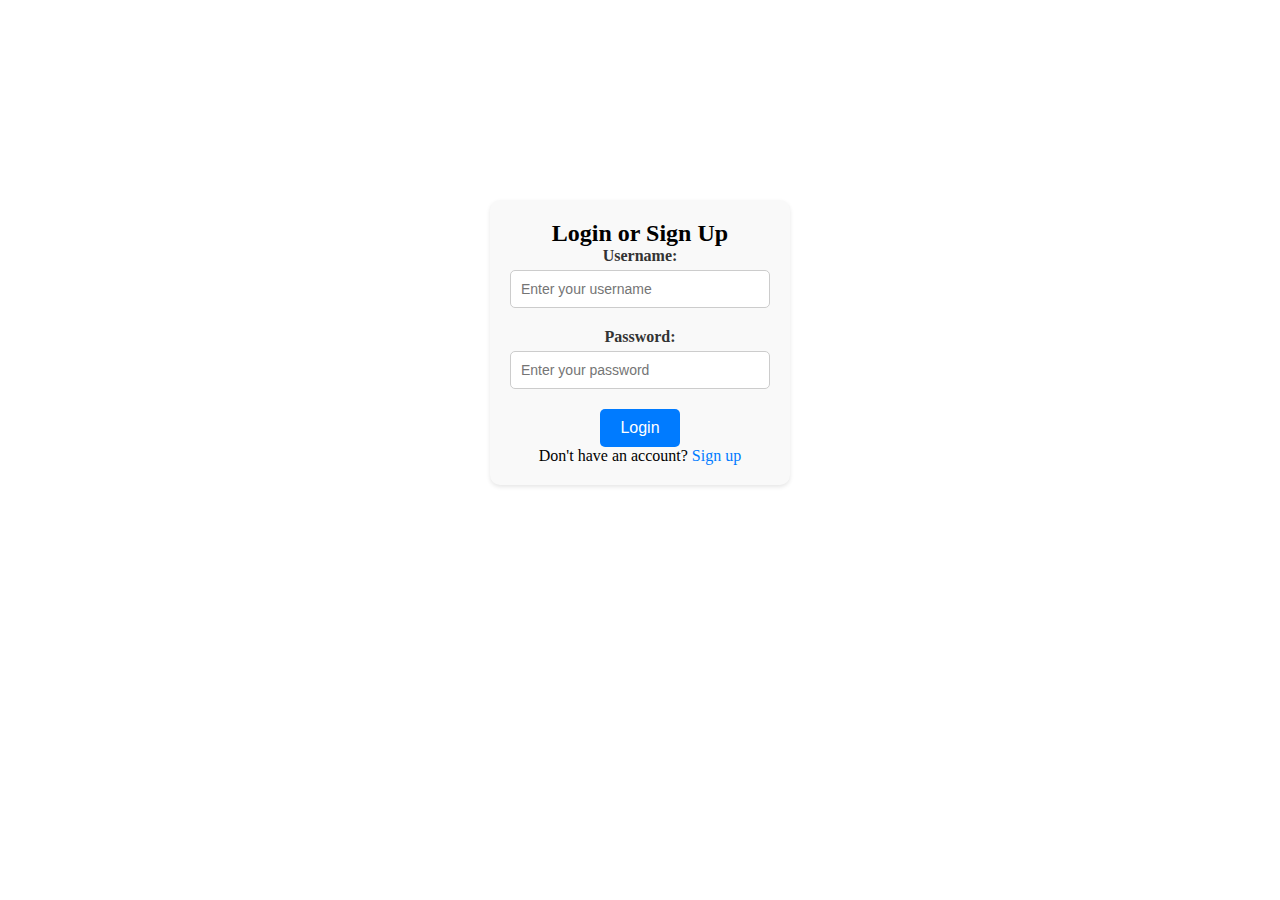
<file: index.html>
<!DOCTYPE html>
<html lang="en">
<head>
    <meta charset="UTF-8">
    <meta name="viewport" content="width=device-width, initial-scale=1.0">
    <title>Login and Sign-Up Form</title>
    <link rel="stylesheet" href="style.css">
</head>
<body>
    <div class="login-card">
        <h2>Login or Sign Up</h2>
        <form action="/home/home.html">
            <div class="input-group">
                <label for="username">Username:</label>
                <input type="text" id="username" placeholder="Enter your username" required>
            </div>
            <div class="input-group">
                <label for="password">Password:</label>
                <input type="password" id="password" placeholder="Enter your password" required>
            </div>
            <button type="submit" class="animated-button">Login</button>
        </form>
        <p>Don't have an account? <a href="#">Sign up</a></p>
    </div>
    
</body>
</html>
</file>
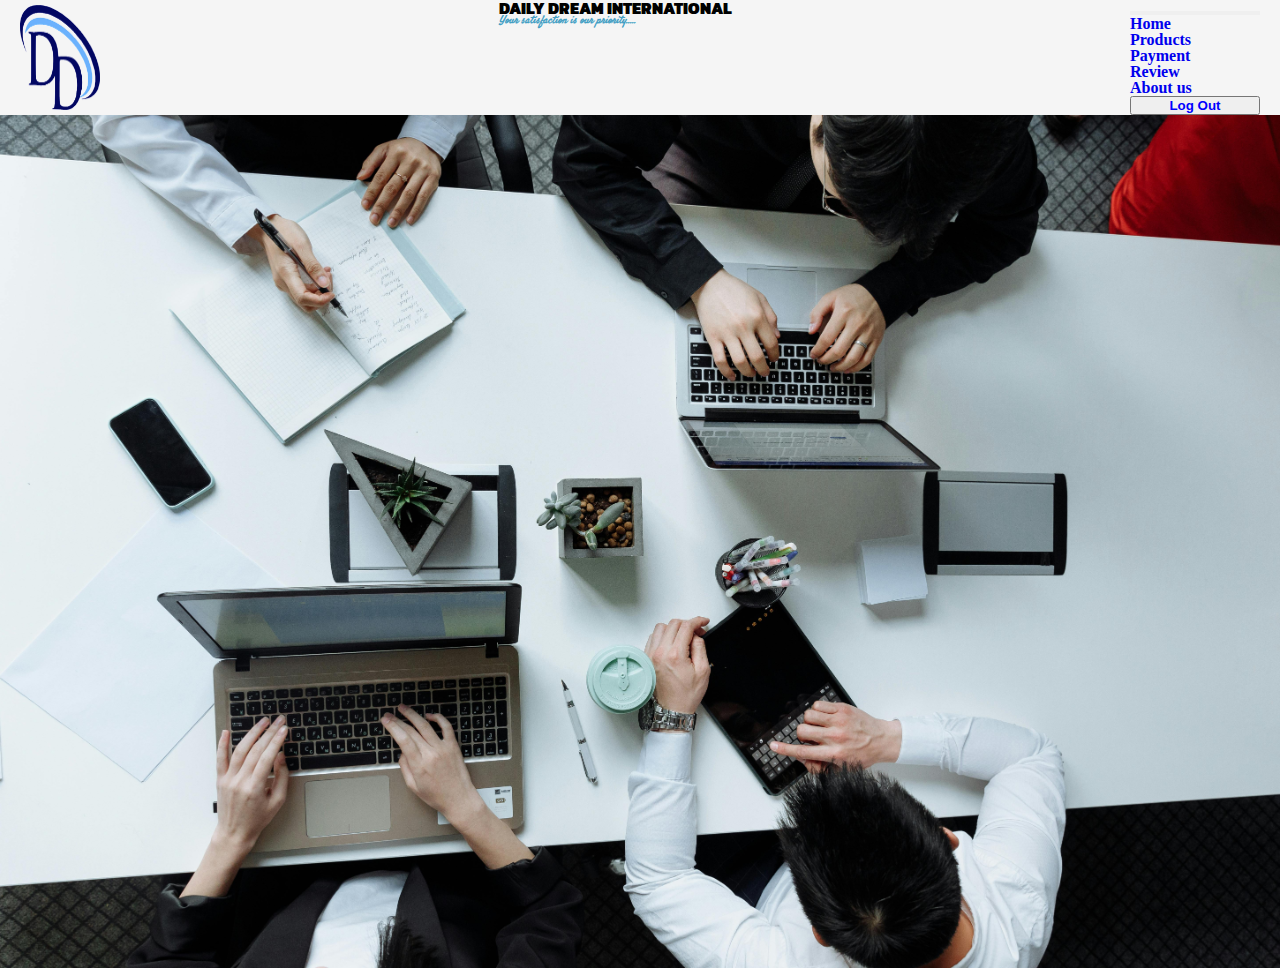
<file: About us/aboutus.html>
<!DOCTYPE html>
<html lang="en">
<head>
   <meta charset="UTF-8">
   <meta name="viewport" content="width=device-width, initial-scale=1.0">
   <meta charset="UTF-8">
   <meta name="viewport" content="width=device-width, initial-scale=1.0">
   <link rel="stylesheet" href="aboutus.css">
   <link href="https://cdn.jsdelivr.net/npm/bootstrap@5.1.3/dist/css/bootstrap.min.css" rel="stylesheet" integrity="sha384-1BmE4kWBq78iYhFldvKuhfTAU6auU8tT94WrHftjDbrCEXSU1oBoqyl2QvZ6jIW3" crossorigin="anonymous">
   <title>Daily Dream Enterprice</title>
</head>
<body>
   <!-- navbar -->
   <div class="navbar">
      <div class="container flex">
        <img class="logo" src="/images/logo-removebg-preview.png" alt="" width="80px">
        <span>
          <h4 class="name"><b>DAILY DREAM INTERNATIONAL</h4>
          <h6 class="moto"><b>Your satisfaction is our priority.....</b></h6>
        </span>
         <nav class="navbar navbar-expand-lg navbar-light bg-light">
            <div class="container-fluid">
              <button class="navbar-toggler" type="button" data-bs-toggle="collapse" data-bs-target="#navbarNav" aria-controls="navbarNav" aria-expanded="false" aria-label="Toggle navigation">
                <span class="navbar-toggler-icon"></span>
              </button>
              <div class="collapse navbar-collapse" id="navbarNav">
                <ul class="navbar-nav">
                  <li class="nav-item">
                    <a class="nav-link" href="/home/home.html">Home</a>
                  </li>
                  <li class="nav-item">
                    <a class="nav-link" href="/product/product.html">Products</a>
                  </li>
                  <li class="nav-item">
                    <a class="nav-link" href="/payment/payment.html">Payment</a>
                  </li>
                  <li class="nav-item">
                    <a class="nav-link" href="/review/review.html">Review</a>
                  </li>
                  <li class="nav-item">
                    <a class="nav-link active" aria-current="page" href="/About us/aboutus.html"><b>About us</b></a>
                  </li>
                  <li class="nav-item">
                    <a class="nav-link1" href="/index.html"><button><p class="log"><b>Log Out</b></p></button></a>
                  </li>
                </ul>
              </div>
            </div>
          </nav>
      </div>
   </div>
   <img src="/back/aboutus.jpg" alt="" class="bga">

   
   
<script src="https://cdn.jsdelivr.net/npm/bootstrap@5.1.3/dist/js/bootstrap.bundle.min.js" integrity="sha384-ka7Sk0Gln4gmtz2MlQnikT1wXgYsOg+OMhuP+IlRH9sENBO0LRn5q+8nbTov4+1p" crossorigin="anonymous"></script>    
</body>
</html>
</file>
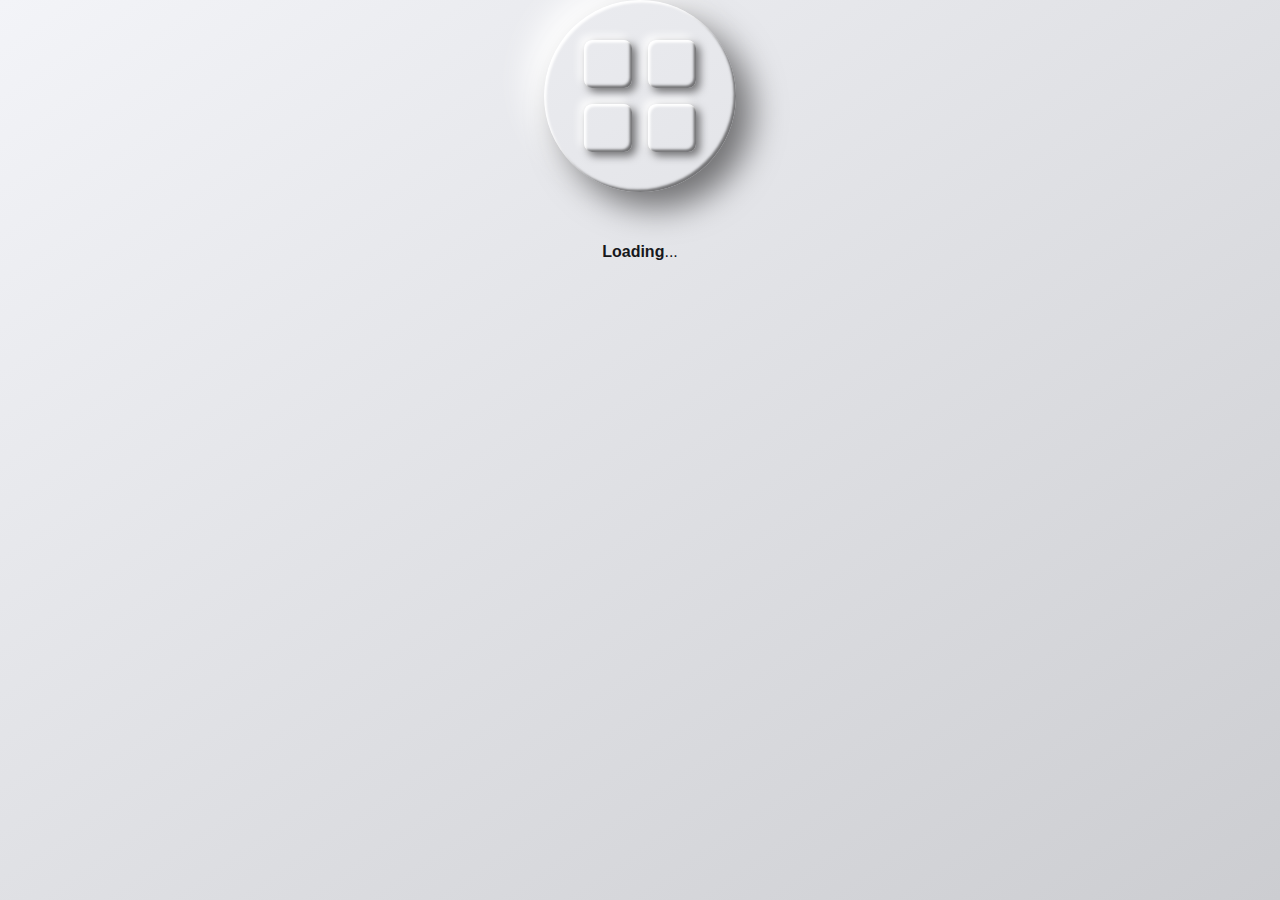
<file: home/home.html>
<!DOCTYPE html>
<html lang="en">
<head>
  <meta charset="UTF-8">
  <meta name="viewport" content="width=device-width, initial-scale=1.0">
  <link rel="stylesheet" href="home.css">
  <link href="https://cdn.jsdelivr.net/npm/bootstrap@5.1.3/dist/css/bootstrap.min.css" rel="stylesheet" integrity="sha384-1BmE4kWBq78iYhFldvKuhfTAU6auU8tT94WrHftjDbrCEXSU1oBoqyl2QvZ6jIW3" crossorigin="anonymous">
  <title>Daily Dream Enterprice</title>
</head>
<body onload="myFunction()">
  <div id="loader">
    <main>
      <div class="preloader">
        <div class="preloader__square"></div>
        <div class="preloader__square"></div>
        <div class="preloader__square"></div>
        <div class="preloader__square"></div>
      </div>
      <div class="status"><b>Loading</b><span class="status__dot">.</span><span class="status__dot">.</span><span class="status__dot">.</span></div>
    </main>
    </div>
  <div style="display:none;" id="myDiv" class="animate-bottom">
   <!-- navbar -->
   <div class="navbar">
      <div class="container flex">
        <img class="logo" src="/images/logo-removebg-preview.png" alt="" width="80px">
          <span>
            <h4 class="name">DAILY DREAM INTERNATIONAL</h4>
            <h6 class="moto"><b>Your satisfaction is our priority.....</b></h6>
          </span>
         <nav class="navbar navbar-expand-lg navbar-light bg-light">
            <div class="container-fluid">
              <button class="navbar-toggler" type="button" data-bs-toggle="collapse" data-bs-target="#navbarNav" aria-controls="navbarNav" aria-expanded="false" aria-label="Toggle navigation">
                <span class="navbar-toggler-icon"></span>
              </button>
              <div class="collapse navbar-collapse" id="navbarNav">
                <ul class="navbar-nav">
                  <li class="nav-item">
                    <a class="nav-link active" aria-current="page" href="/home/home.html" ><b>Home</b></a>
                  </li>
                  <li class="nav-item">
                    <a class="nav-link" href="/product/product.html">Products</a>
                  </li>
                  <li class="nav-item">
                    <a class="nav-link" href="/payment/payment.html">Payment</a>
                  </li>
                  <li class="nav-item">
                    <a class="nav-link" href="/review/review.html">Review</a>
                  </li>
                  <li class="nav-item">
                    <a class="nav-link" href="/About us/aboutus.html">About us</a>
                  </li>
                  <li class="nav-item">
                    <a class="nav-link1" href="/index.html"><button><p class="log"><b>Log Out</b></p></button></a>
                  </li>
                </ul>
              </div>
            </div>
          </nav>
      </div>
    </div>
    <img src="/back/backwhite.jpg" alt="" class="hbg" width="100%">
  </div>

<script src="/home/home.js"></script>
<script src="https://cdn.jsdelivr.net/npm/bootstrap@5.1.3/dist/js/bootstrap.bundle.min.js" integrity="sha384-ka7Sk0Gln4gmtz2MlQnikT1wXgYsOg+OMhuP+IlRH9sENBO0LRn5q+8nbTov4+1p" crossorigin="anonymous"></script>    
</body>
</html>
</file>
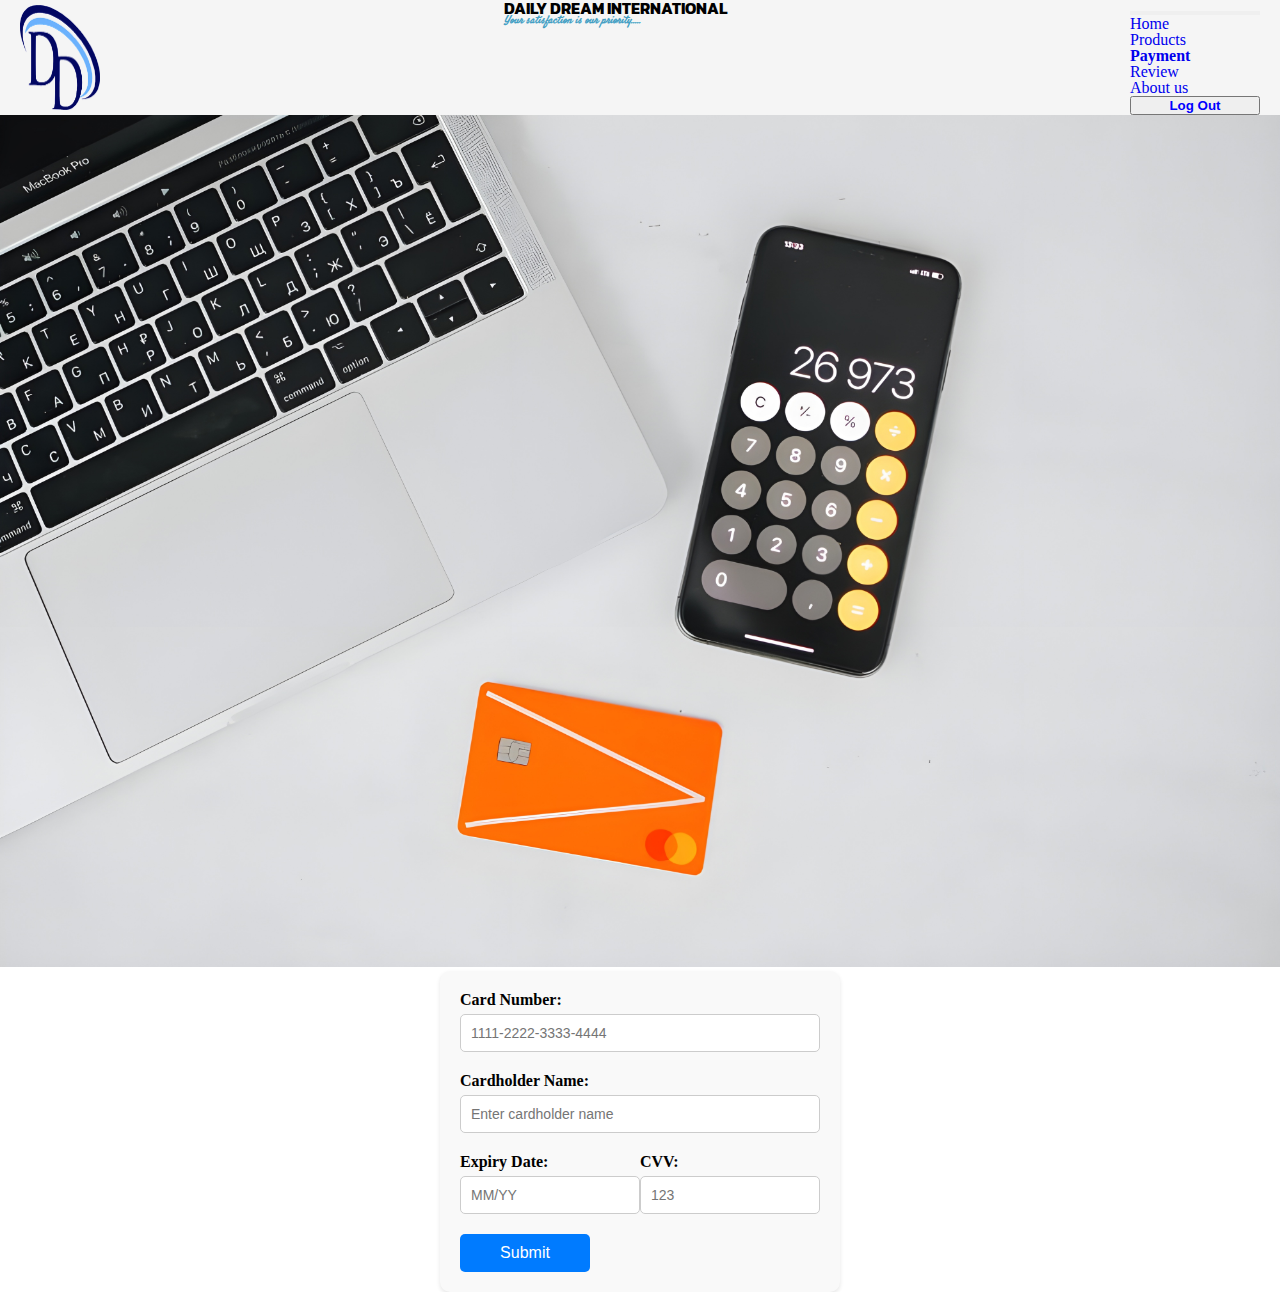
<file: payment/payment.html>
<!DOCTYPE html>
<html lang="en">
<head>
   <meta charset="UTF-8">
   <meta name="viewport" content="width=device-width, initial-scale=1.0">
   <link rel="stylesheet" href="payment.css">
   <link href="https://cdn.jsdelivr.net/npm/bootstrap@5.1.3/dist/css/bootstrap.min.css" rel="stylesheet" integrity="sha384-1BmE4kWBq78iYhFldvKuhfTAU6auU8tT94WrHftjDbrCEXSU1oBoqyl2QvZ6jIW3" crossorigin="anonymous">
   <title>Daily Dream Enterprice</title>
</head>
<body>
   <!-- navbar -->
   <div class="navbar">
      <div class="container flex">
        <img class="logo" src="/images/logo-removebg-preview.png" alt="" width="80px">
        <span>
          <h4 class="name">DAILY DREAM INTERNATIONAL</h4>
          <h6 class="moto"><b>Your satisfaction is our priority.....</b></h6>
        </span>
         <nav class="navbar navbar-expand-lg navbar-light bg-light">
            <div class="container-fluid">
              <button class="navbar-toggler" type="button" data-bs-toggle="collapse" data-bs-target="#navbarNav" aria-controls="navbarNav" aria-expanded="false" aria-label="Toggle navigation">
                <span class="navbar-toggler-icon"></span>
              </button>
              <div class="collapse navbar-collapse" id="navbarNav">
                <ul class="navbar-nav">
                  <li class="nav-item">
                    <a class="nav-link" href="/home/home.html">Home</a>
                  </li>
                  <li class="nav-item">
                    <a class="nav-link" href="/product/product.html">Products</a>
                  </li>
                  <li class="nav-item">
                    <a class="nav-link active" aria-current="page"  href="/payment/payment.html"><b>Payment</b></a>
                  </li>
                  <li class="nav-item">
                    <a class="nav-link" href="/review/review.html">Review</a>
                  </li>
                  <li class="nav-item">
                    <a class="nav-link" href="/About us/aboutus.html">About us</a>
                  </li>
                  <li class="nav-item">
                    <a class="nav-link1" href="/index.html"><button><p class="log"><b>Log Out</b></p></button></a>
                  </li>
                </ul>
              </div>
            </div>
          </nav>
      </div>
   </div>
   <img src="/back/payment.jpg" alt="" class="bgp">
  <div class="containerS">
    <form action="#">
  <div class="inputBox">
    <label for="cardNumber">Card Number:</label>
    <input type="text" id="cardNumber" placeholder="1111-2222-3333-4444" required>
  </div>
  <div class="inputBox">
    <label for="cardHolder">Cardholder Name:</label>
    <input type="text" id="cardHolder" placeholder="Enter cardholder name" required>
  </div>
  <div class="flex">
    <div class="inputBox">
    <label for="expiryDate">Expiry Date:</label>
    <input type="text" id="expiryDate" placeholder="MM/YY" required>
  </div>
  <div class="inputBox">
   <label for="cvv">CVV:</label>
   <input type="text" id="cvv" placeholder="123" required>
  </div>
  </div>
   <button type="submit">Submit</button>
  </form>
  </div>
     
<script src="https://cdn.jsdelivr.net/npm/bootstrap@5.1.3/dist/js/bootstrap.bundle.min.js" integrity="sha384-ka7Sk0Gln4gmtz2MlQnikT1wXgYsOg+OMhuP+IlRH9sENBO0LRn5q+8nbTov4+1p" crossorigin="anonymous"></script>    
</body>
</html>
</file>
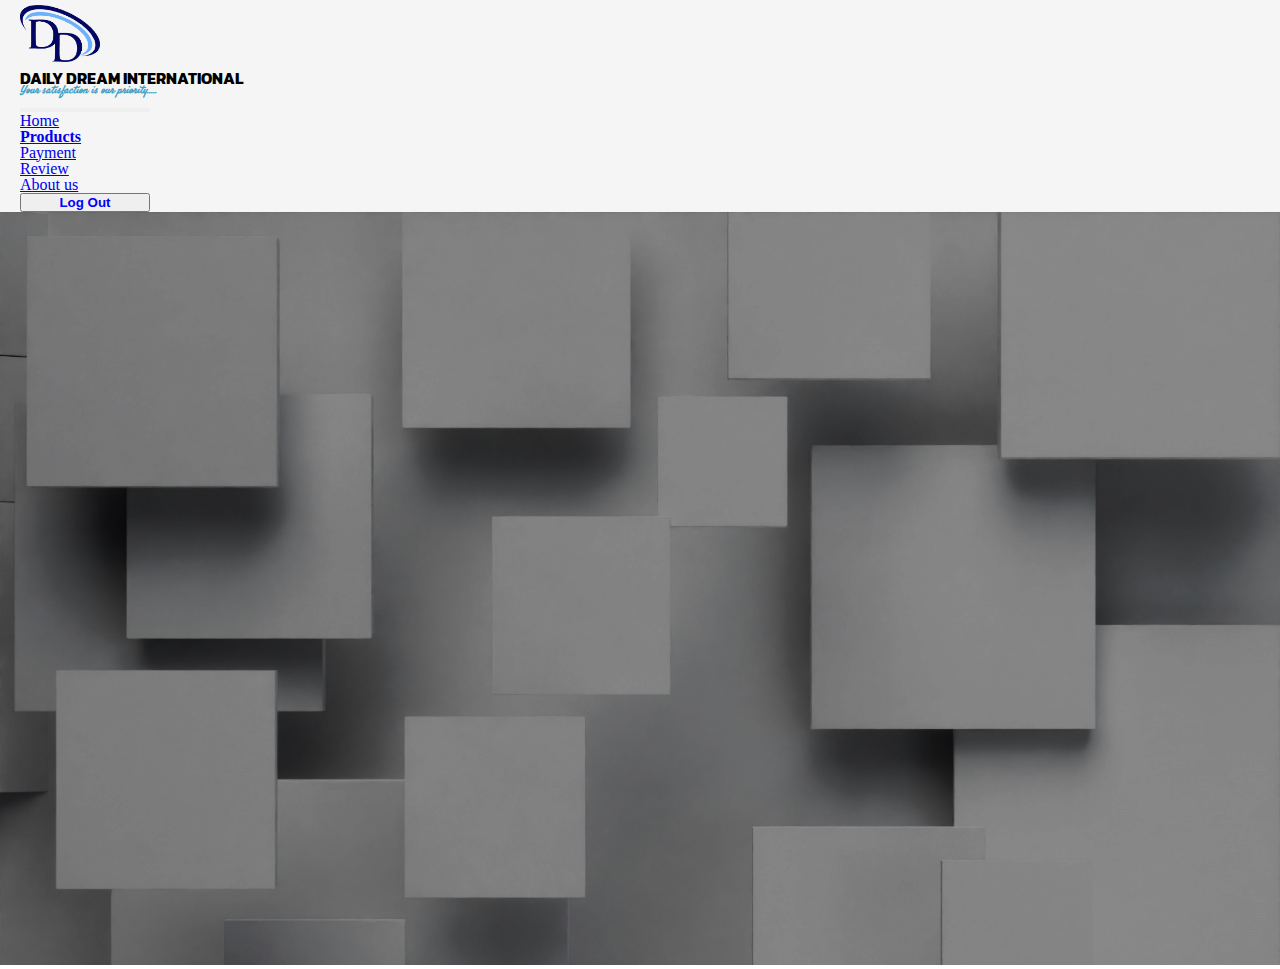
<file: product/product.html>
<!DOCTYPE html>
<html lang="en">
<head>
  <meta charset="UTF-8">
  <meta name="viewport" content="width=device-width, initial-scale=1.0">
  <link rel="stylesheet" href="product.css">
  <link href="https://cdn.jsdelivr.net/npm/bootstrap@5.1.3/dist/css/bootstrap.min.css" rel="stylesheet" integrity="sha384-1BmE4kWBq78iYhFldvKuhfTAU6auU8tT94WrHftjDbrCEXSU1oBoqyl2QvZ6jIW3" crossorigin="anonymous">
  <script src="https://ajax.googleapis.com/ajax/libs/jquery/3.7.1/jquery.min.js"></script>
  <title>Daily Dream Enterprice</title>
  <link rel="shortcut icon" href="/images/logo-removebg-preview.png" type="image/x-icon">
</head>
<body>
  <!-- navbar -->
  <div class="navbar">
     <div class="container flex">
        <img class="logo" src="/images/logo-removebg-preview.png" alt="" width="80px">
        <span>
          <h4 class="name">DAILY DREAM INTERNATIONAL</h4>
          <h6 class="moto"><b>Your satisfaction is our priority.....</b></h6>
        </span>
        <nav class="navbar navbar-expand-lg navbar-light bg-light">
           <div class="container-fluid">
             <button class="navbar-toggler" type="button" data-bs-toggle="collapse" data-bs-target="#navbarNav" aria-controls="navbarNav" aria-expanded="false" aria-label="Toggle navigation">
               <span class="navbar-toggler-icon"></span>
             </button>
             <div class="collapse navbar-collapse" id="navbarNav">
               <ul class="navbar-nav">
                 <li class="nav-item">
                   <a class="nav-link" href="/home/home.html">Home</a>
                 </li>
                 <li class="nav-item">
                   <a class="nav-link active" aria-current="page" href="/product/product.html"><b>Products</b></a>
                 </li>
                 <li class="nav-item">
                   <a class="nav-link" href="/payment/payment.html">Payment</a>
                 </li>
                 <li class="nav-item">
                   <a class="nav-link" href="/review/review.html">Review</a>
                 </li>
                 <li class="nav-item">
                   <a class="nav-link" href="/About us/aboutus.html">About us</a>
                 </li>
                 <li class="nav-item">
                  <a class="nav-link1" href="/index.html"><button><p class="log"><b>Log Out</b></p></button></a>
                </li>
                </ul>
             </div>
           </div>
         </nav>
     </div>
   </div>
  <img src="/back/backwhitecube1.jpg" alt="" class="bg">
  
  <script src="./script.js"></script>
  <script src="https://cdn.jsdelivr.net/npm/bootstrap@5.1.3/dist/js/bootstrap.bundle.min.js" integrity="sha384-ka7Sk0Gln4gmtz2MlQnikT1wXgYsOg+OMhuP+IlRH9sENBO0LRn5q+8nbTov4+1p" crossorigin="anonymous"></script>    
</body>
</html>
</file>
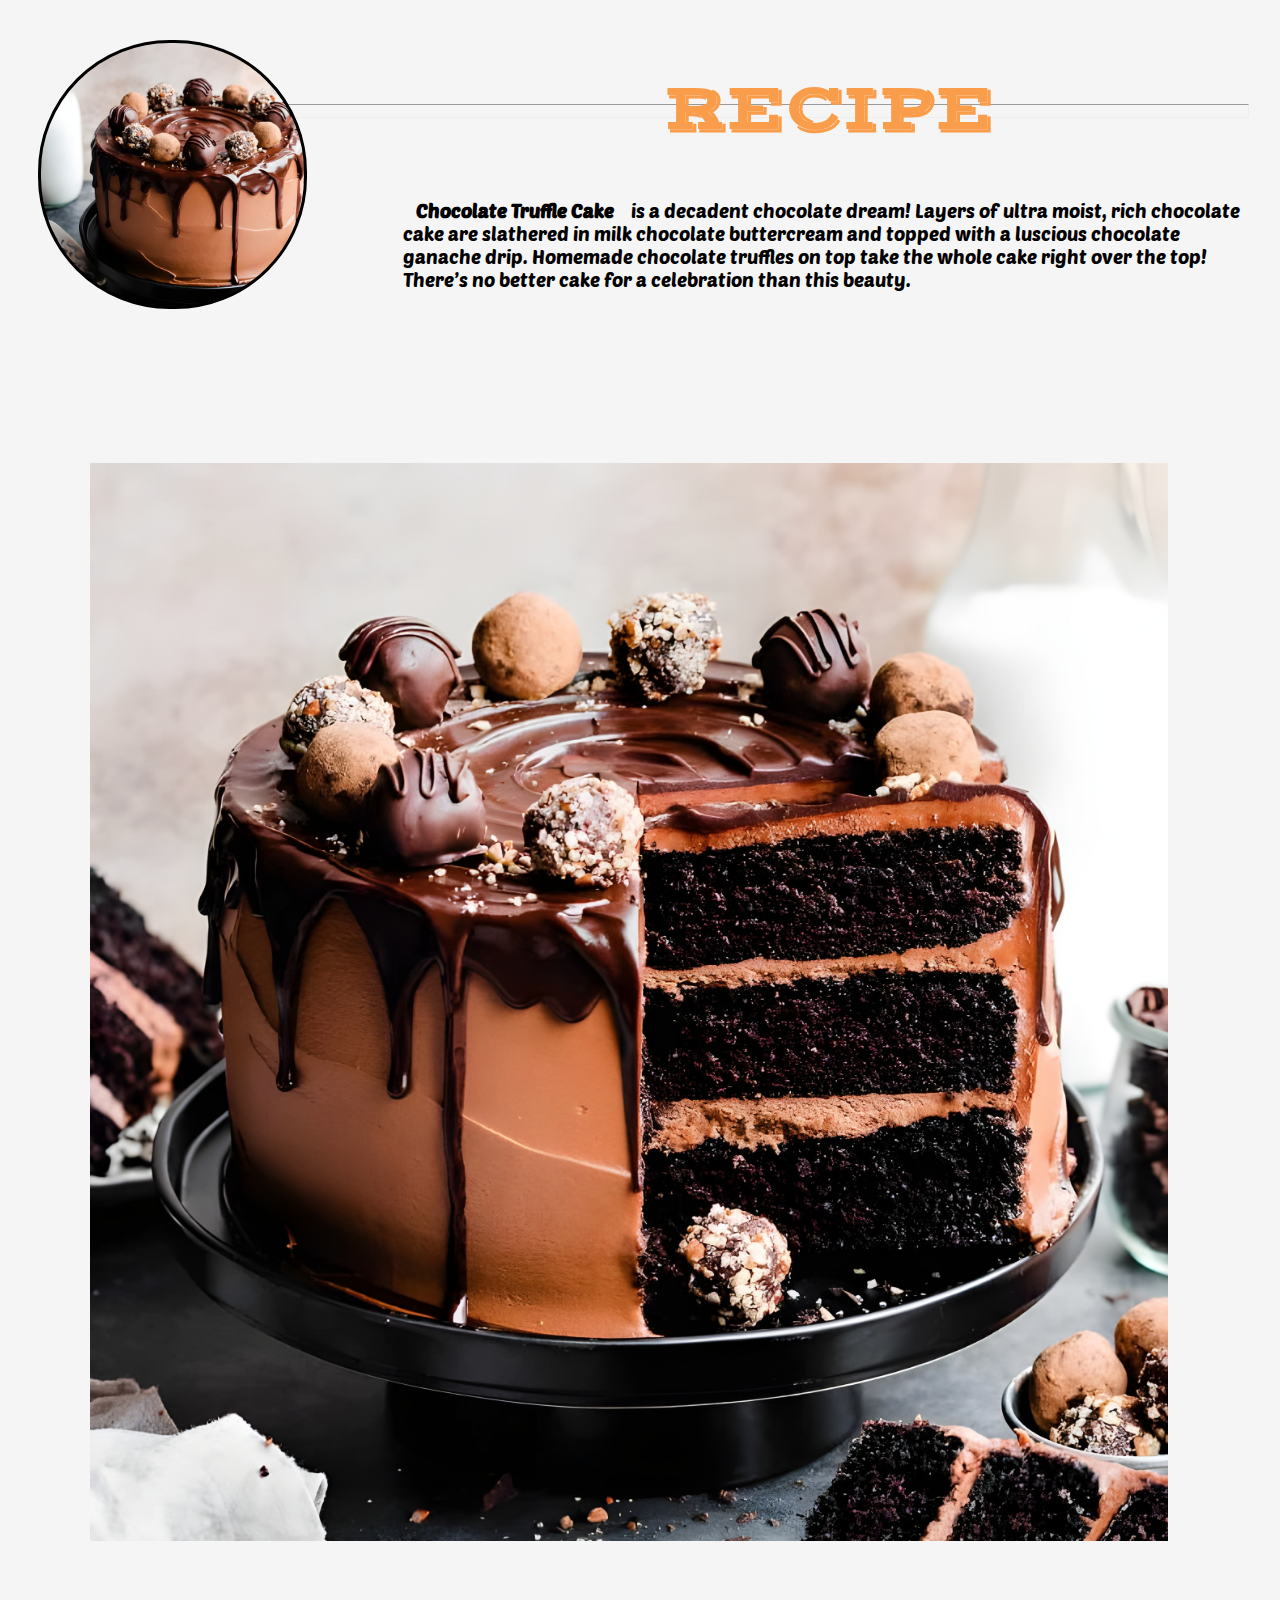
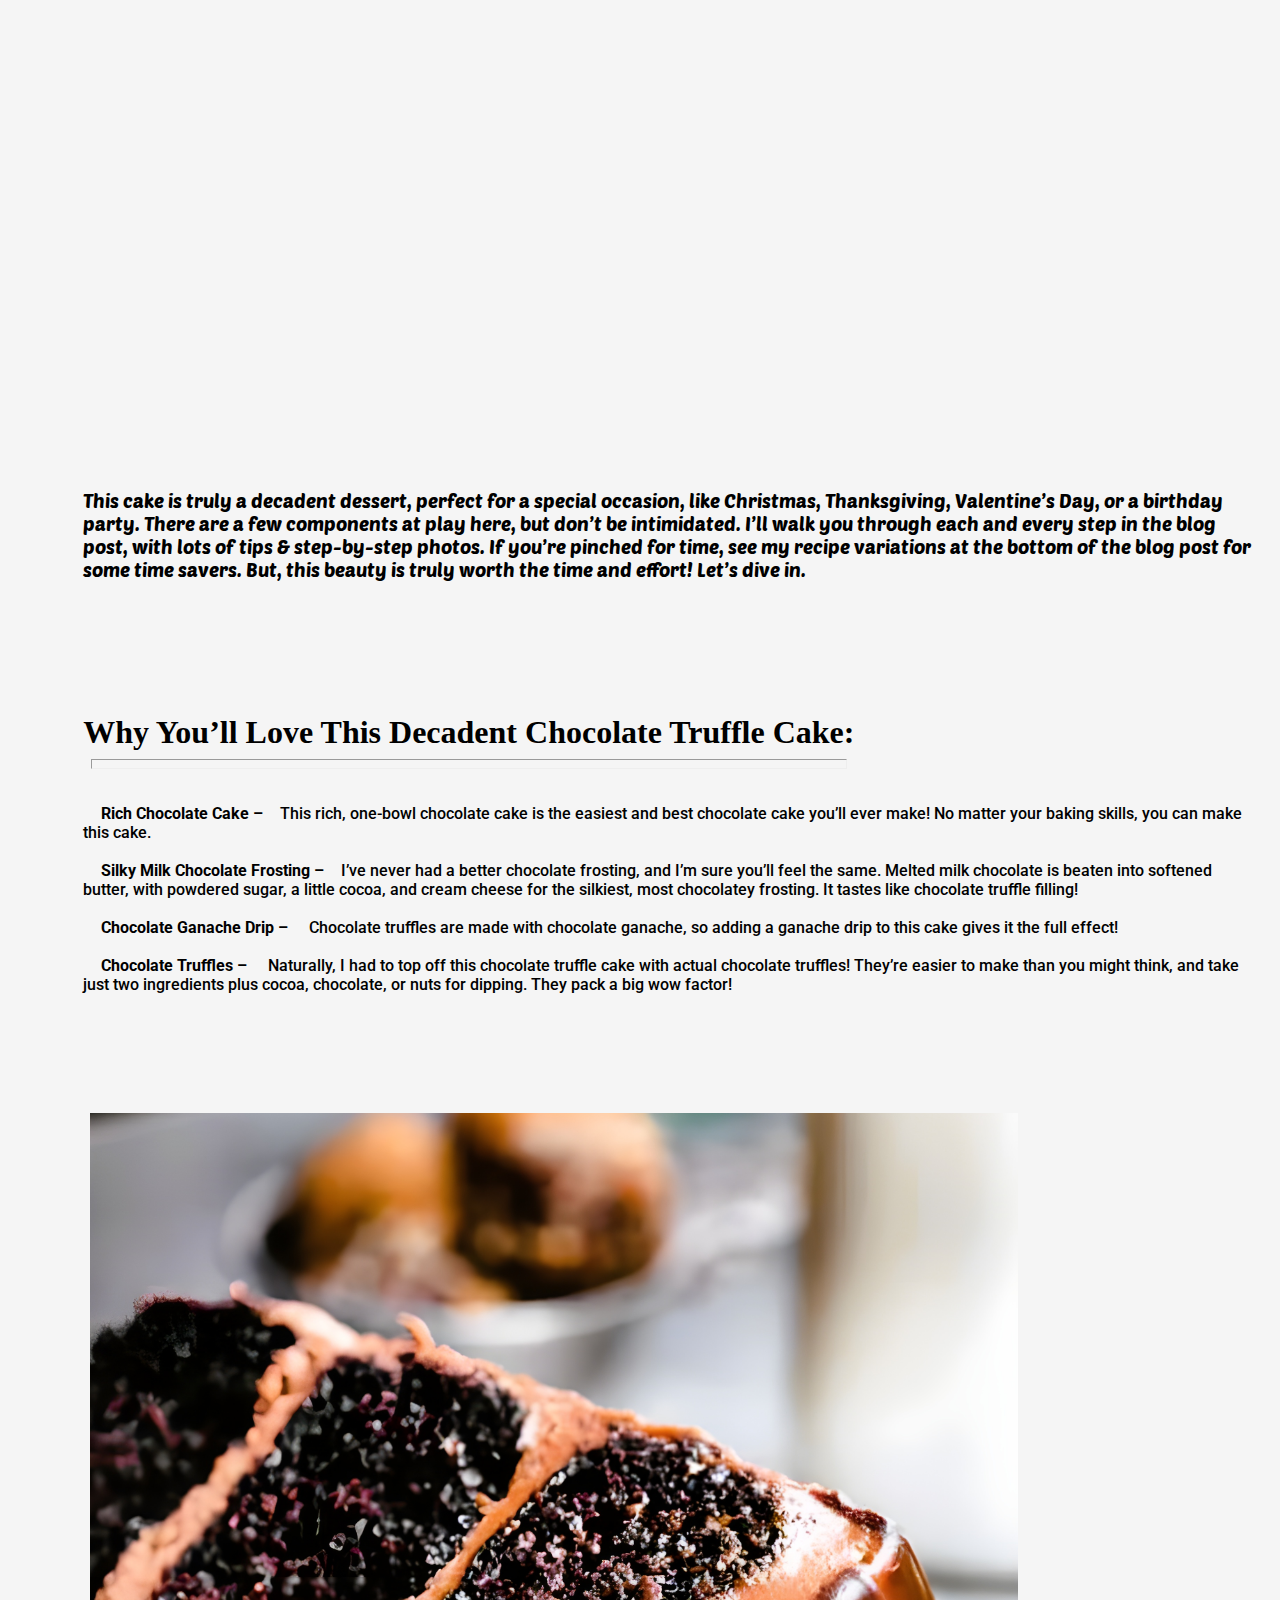
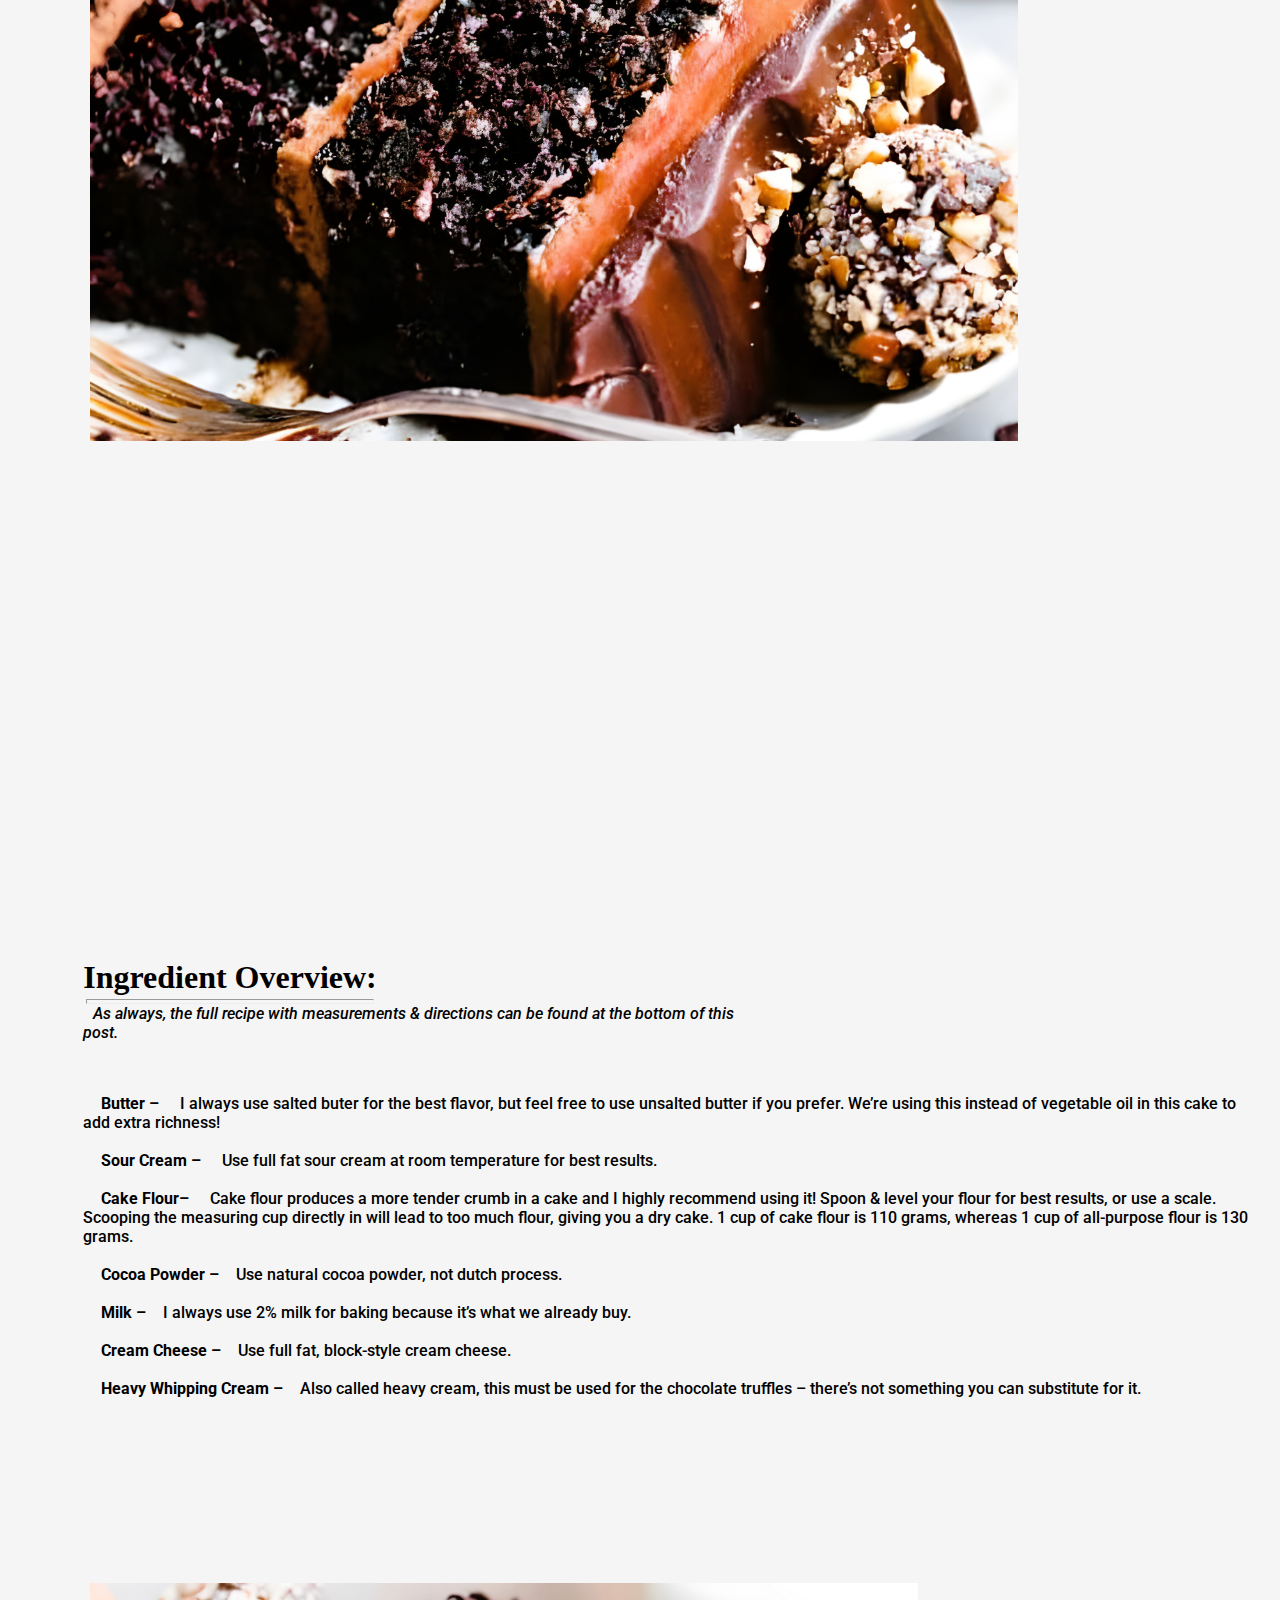
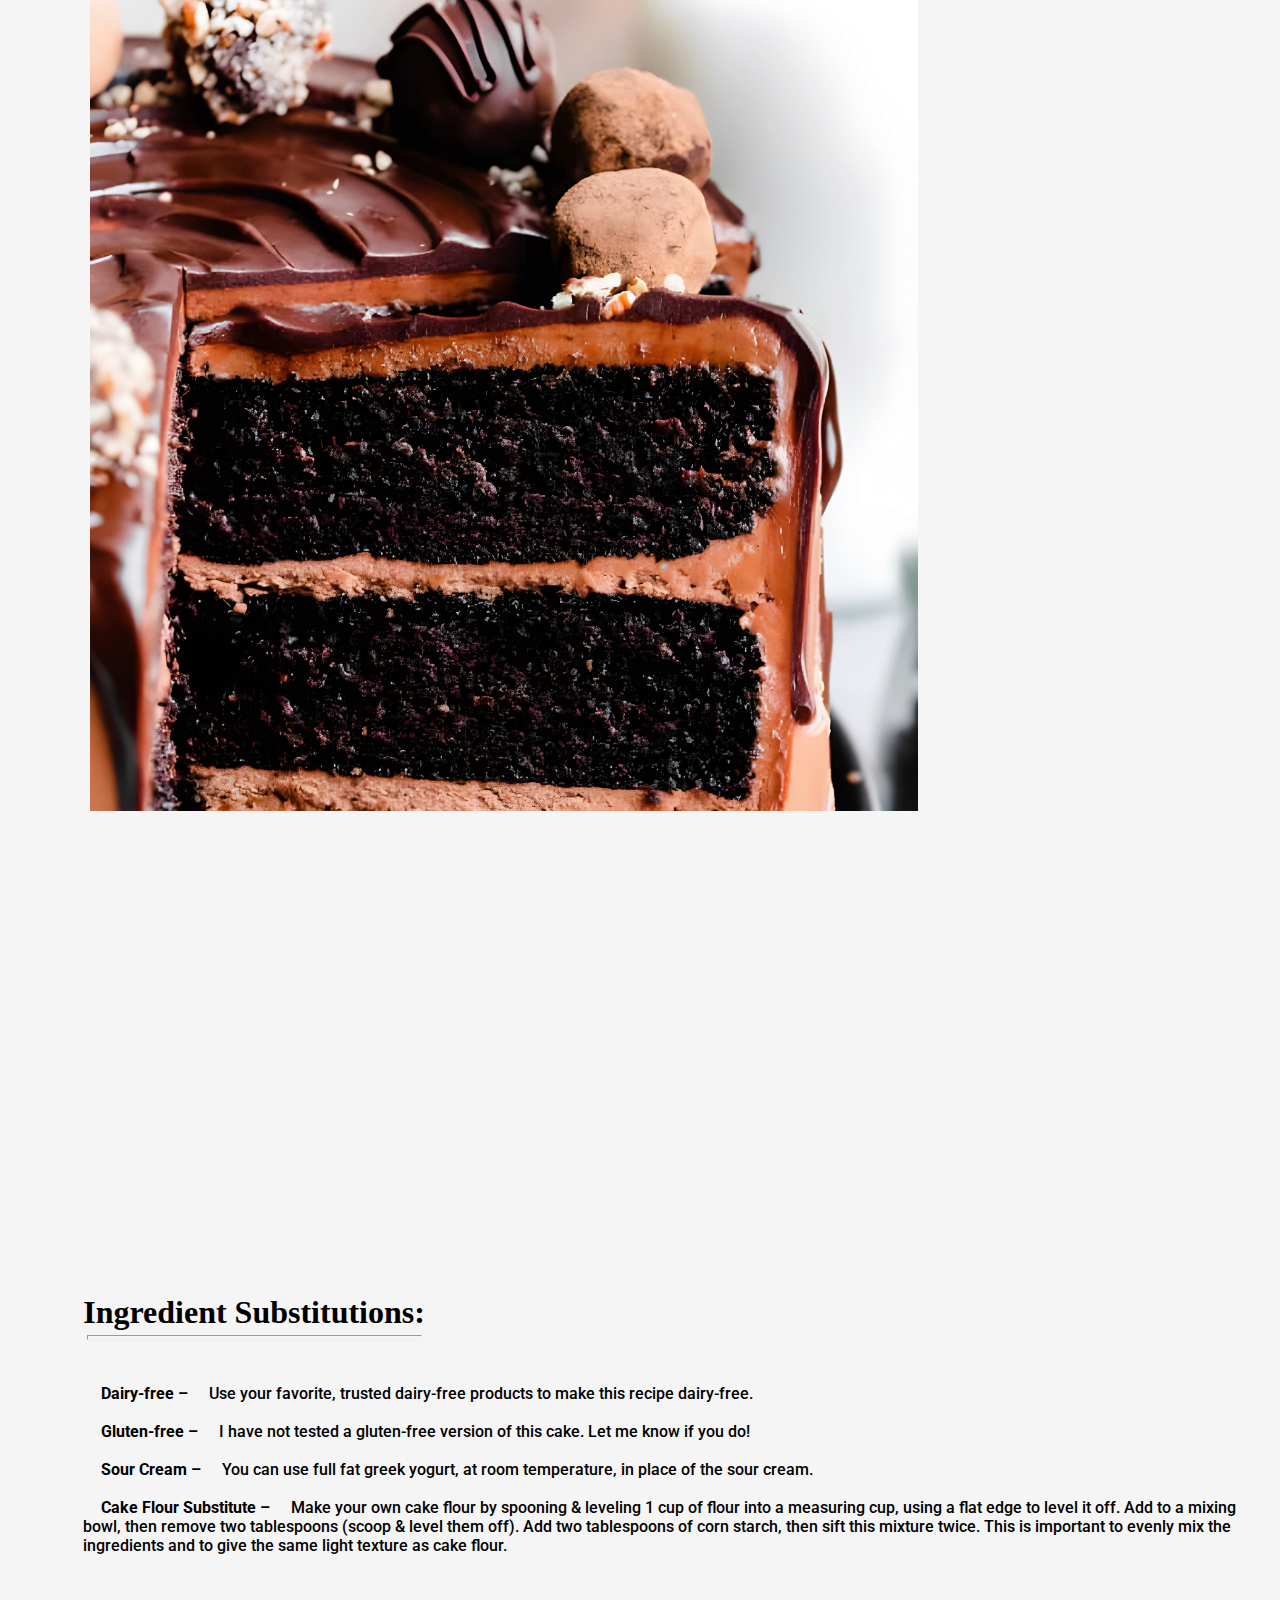
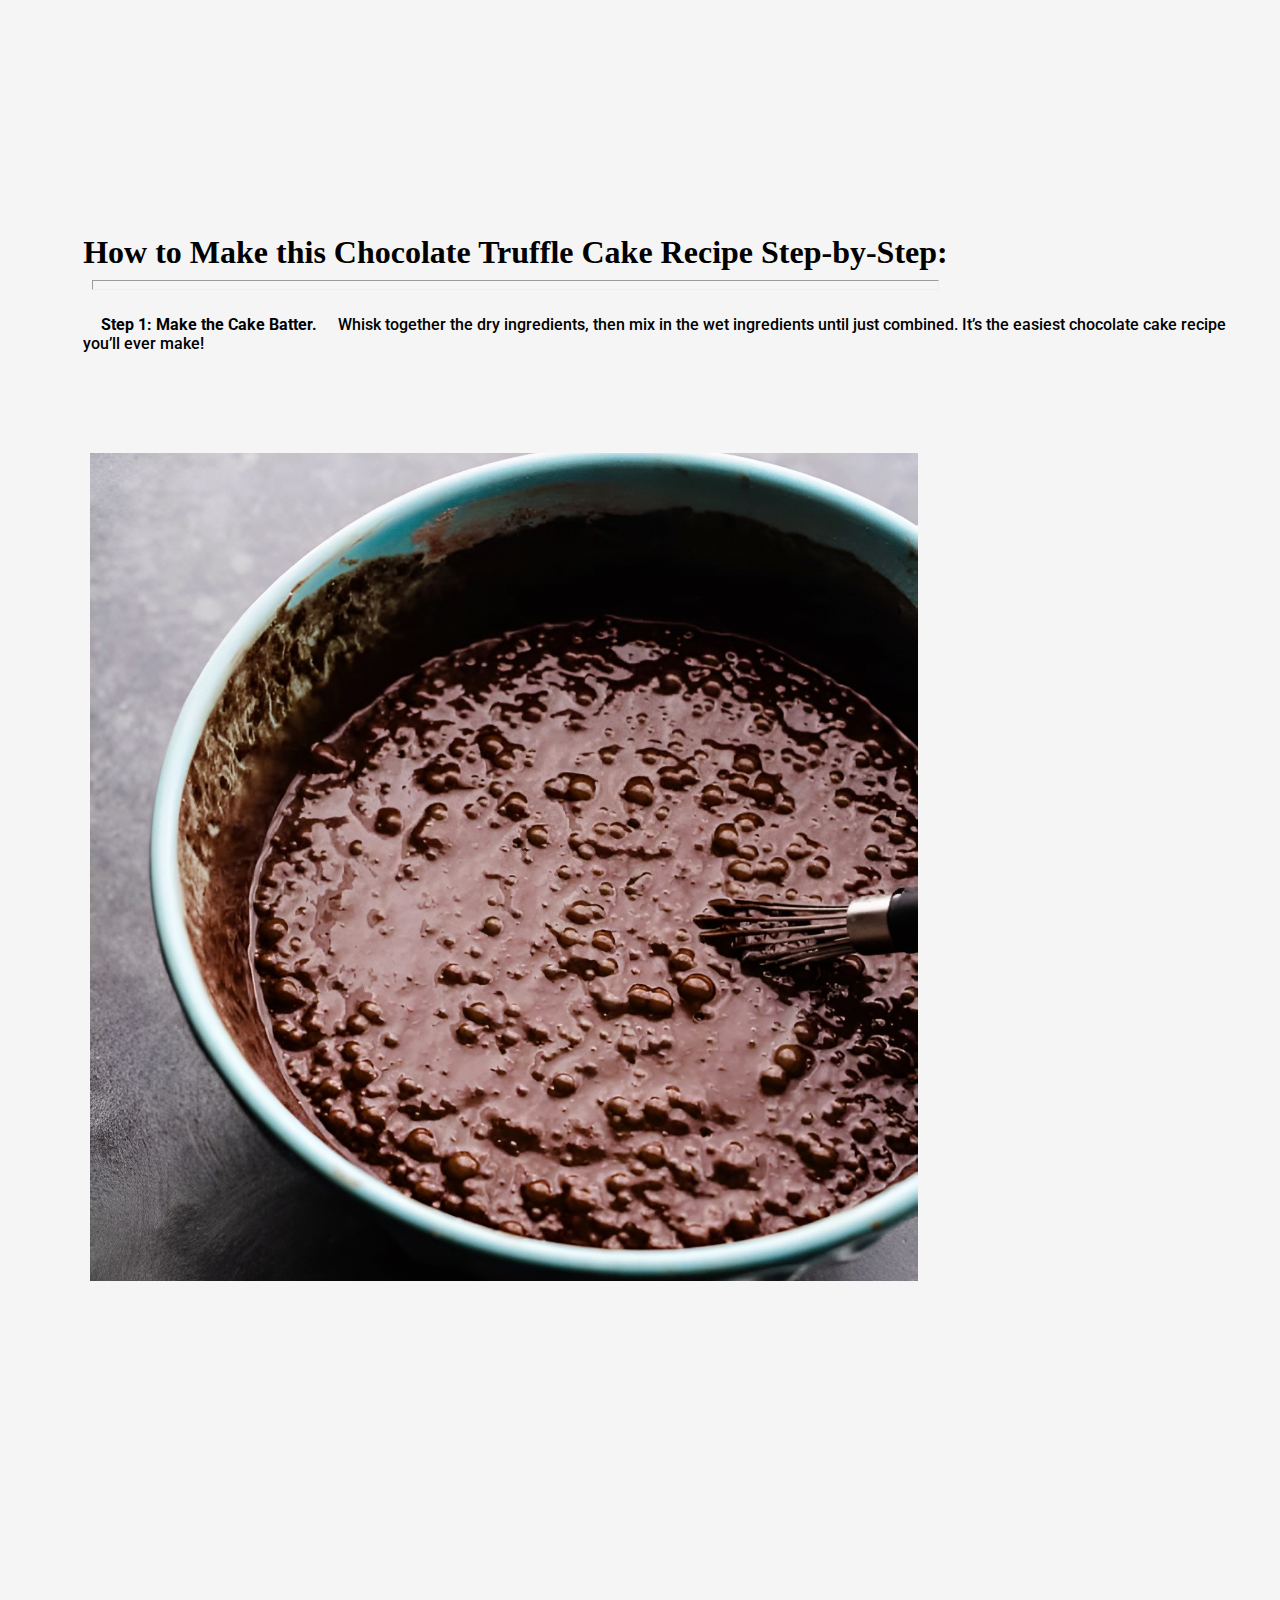
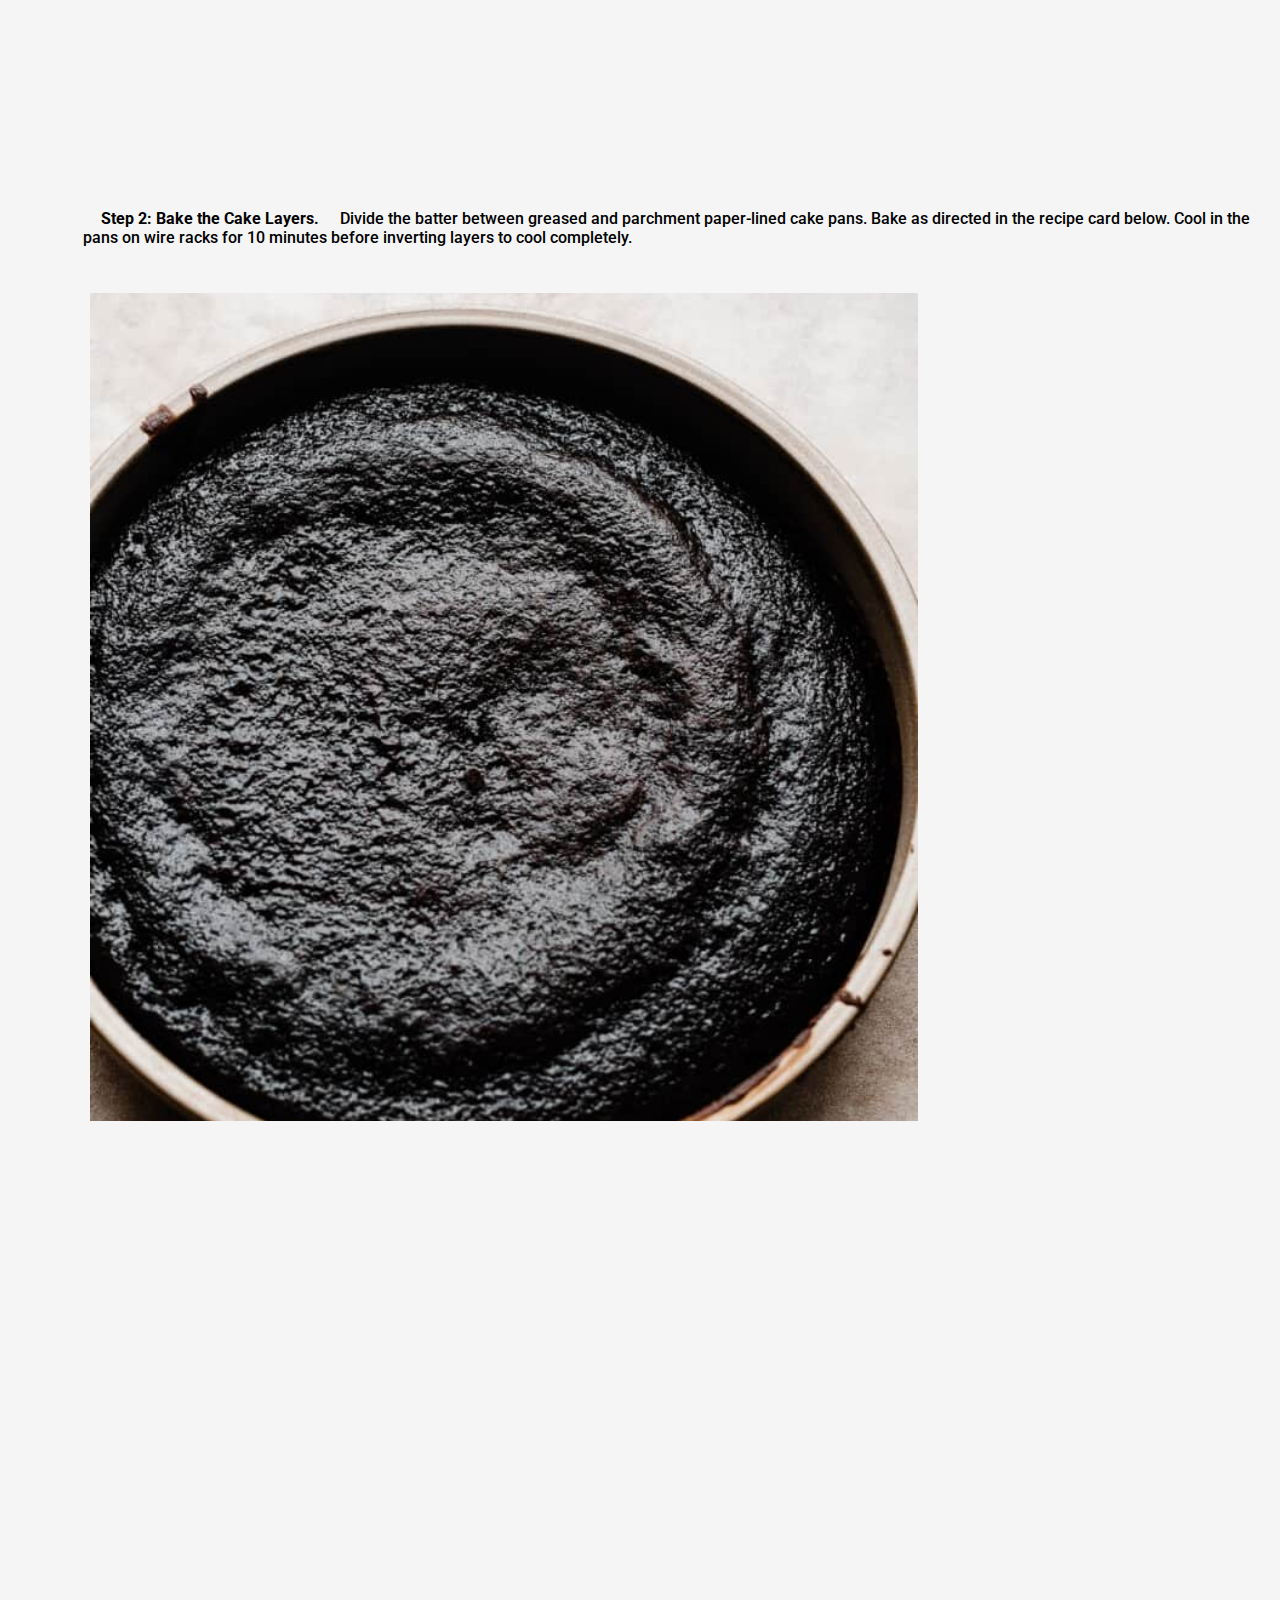
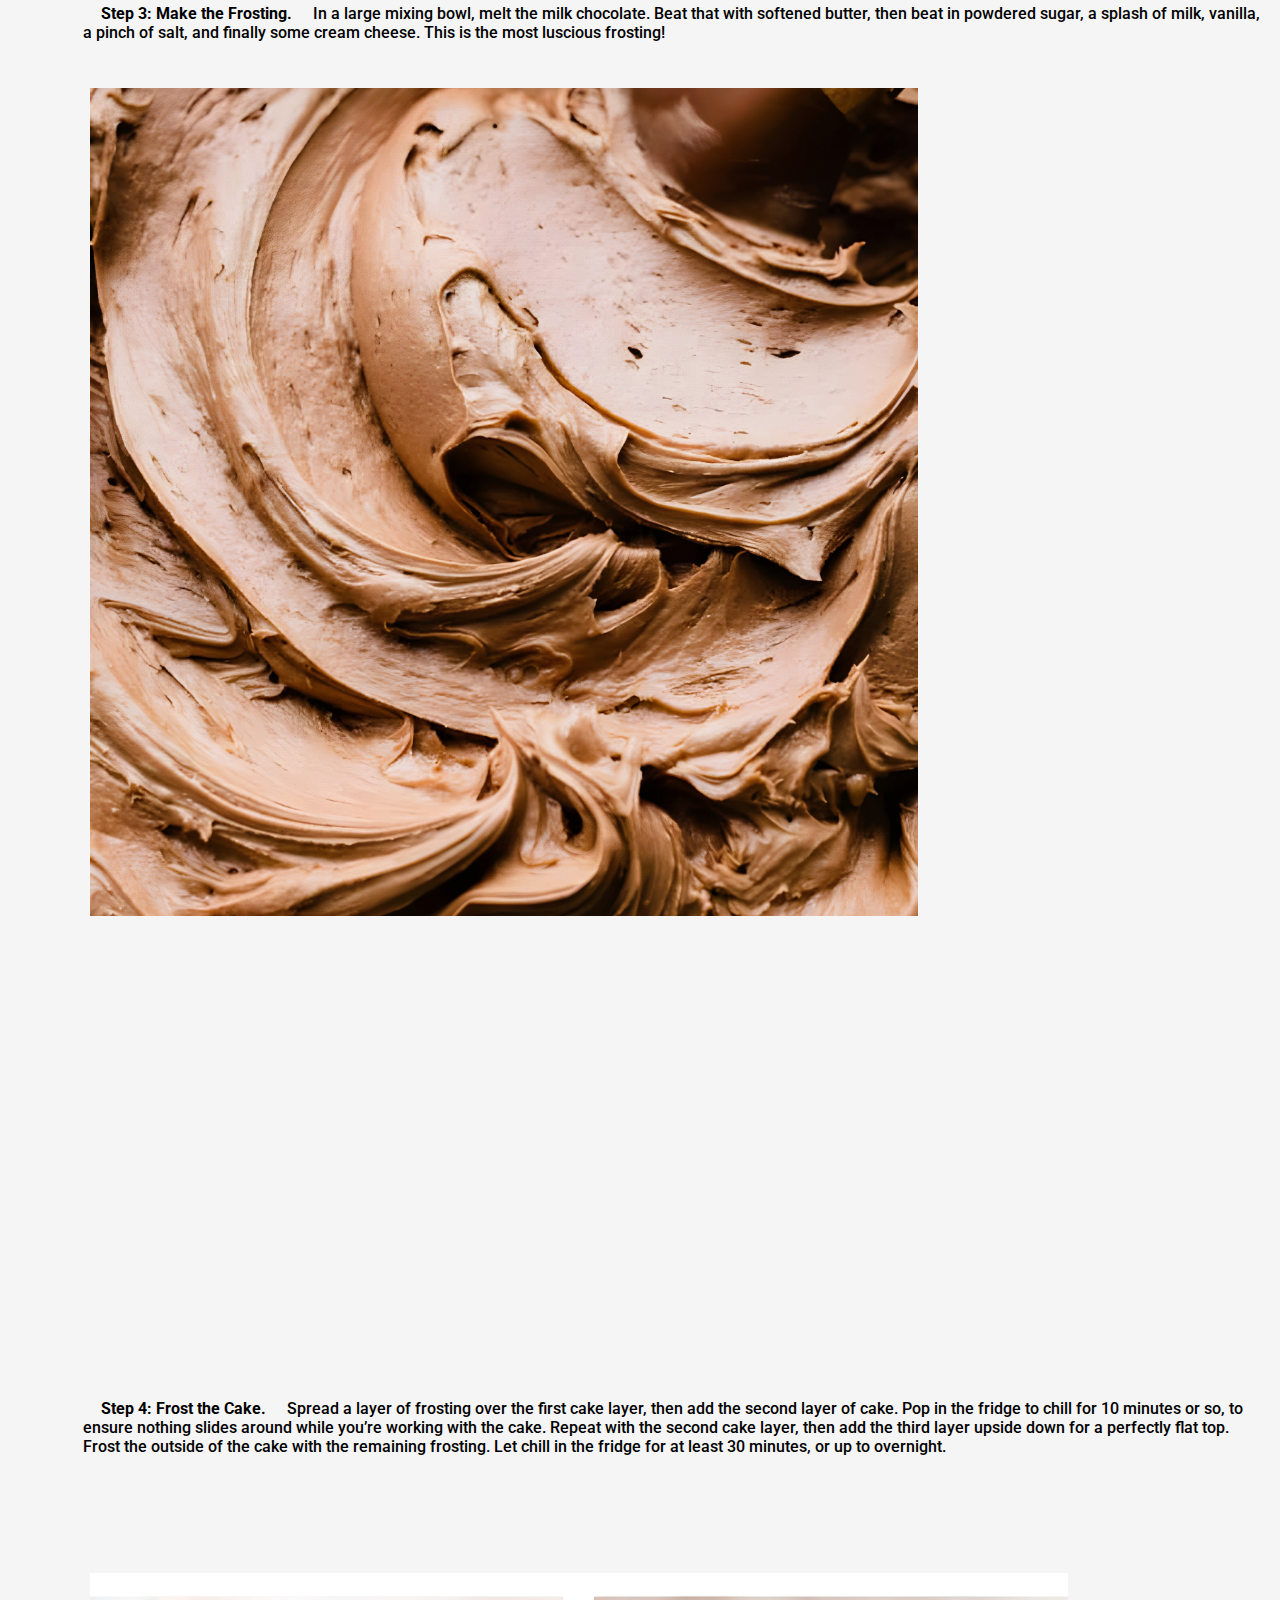
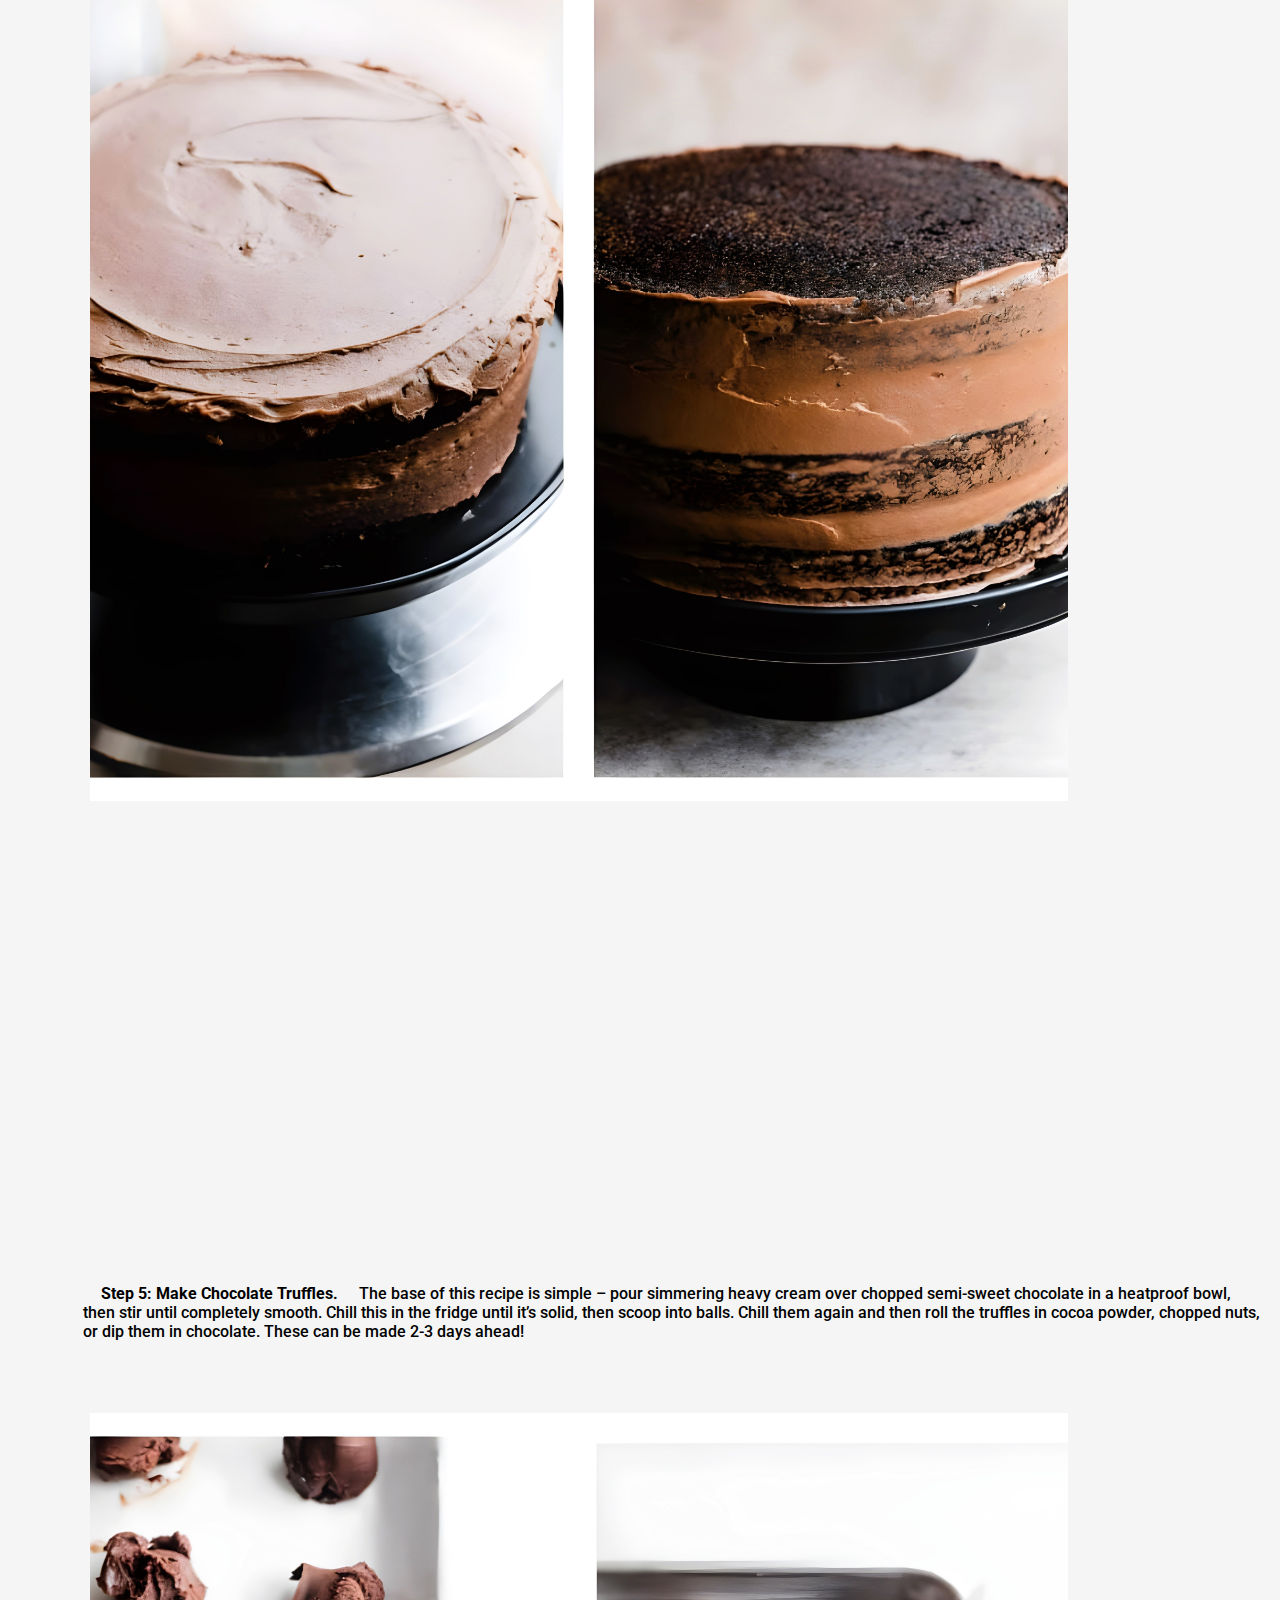
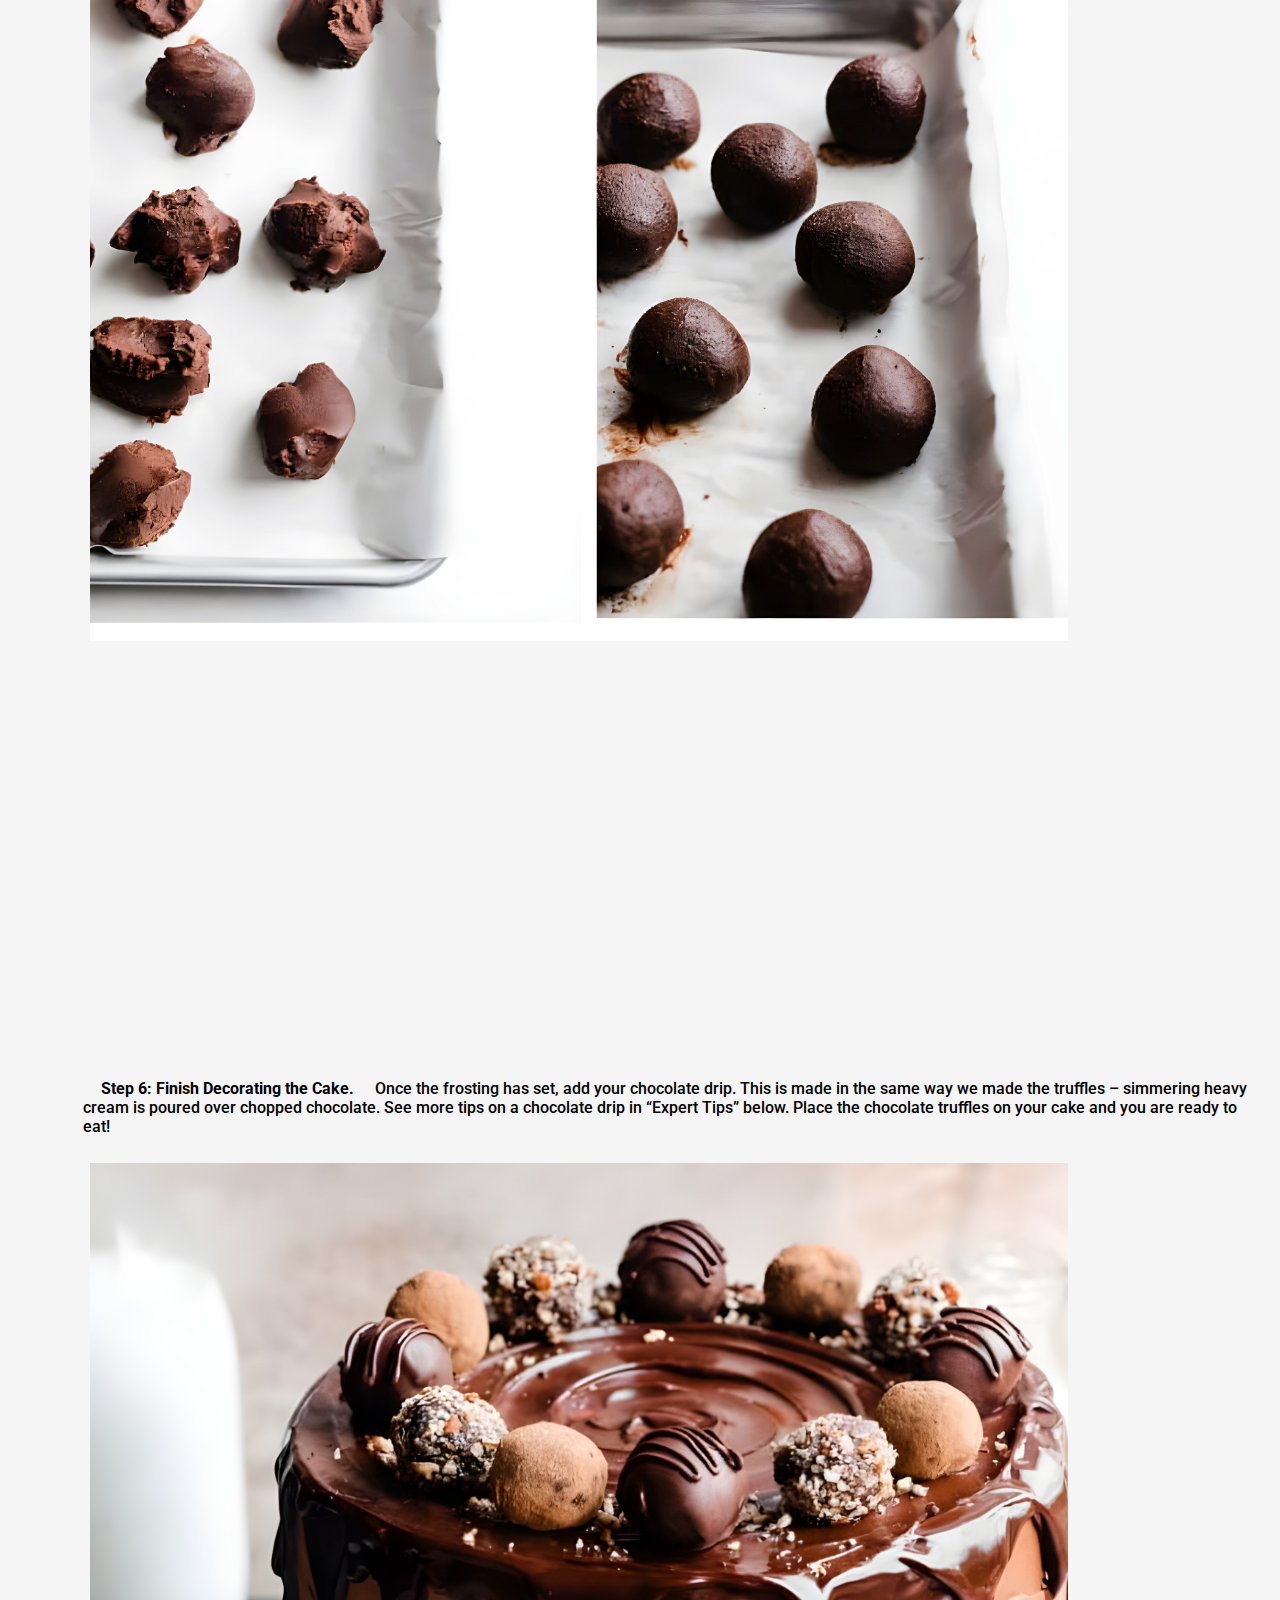
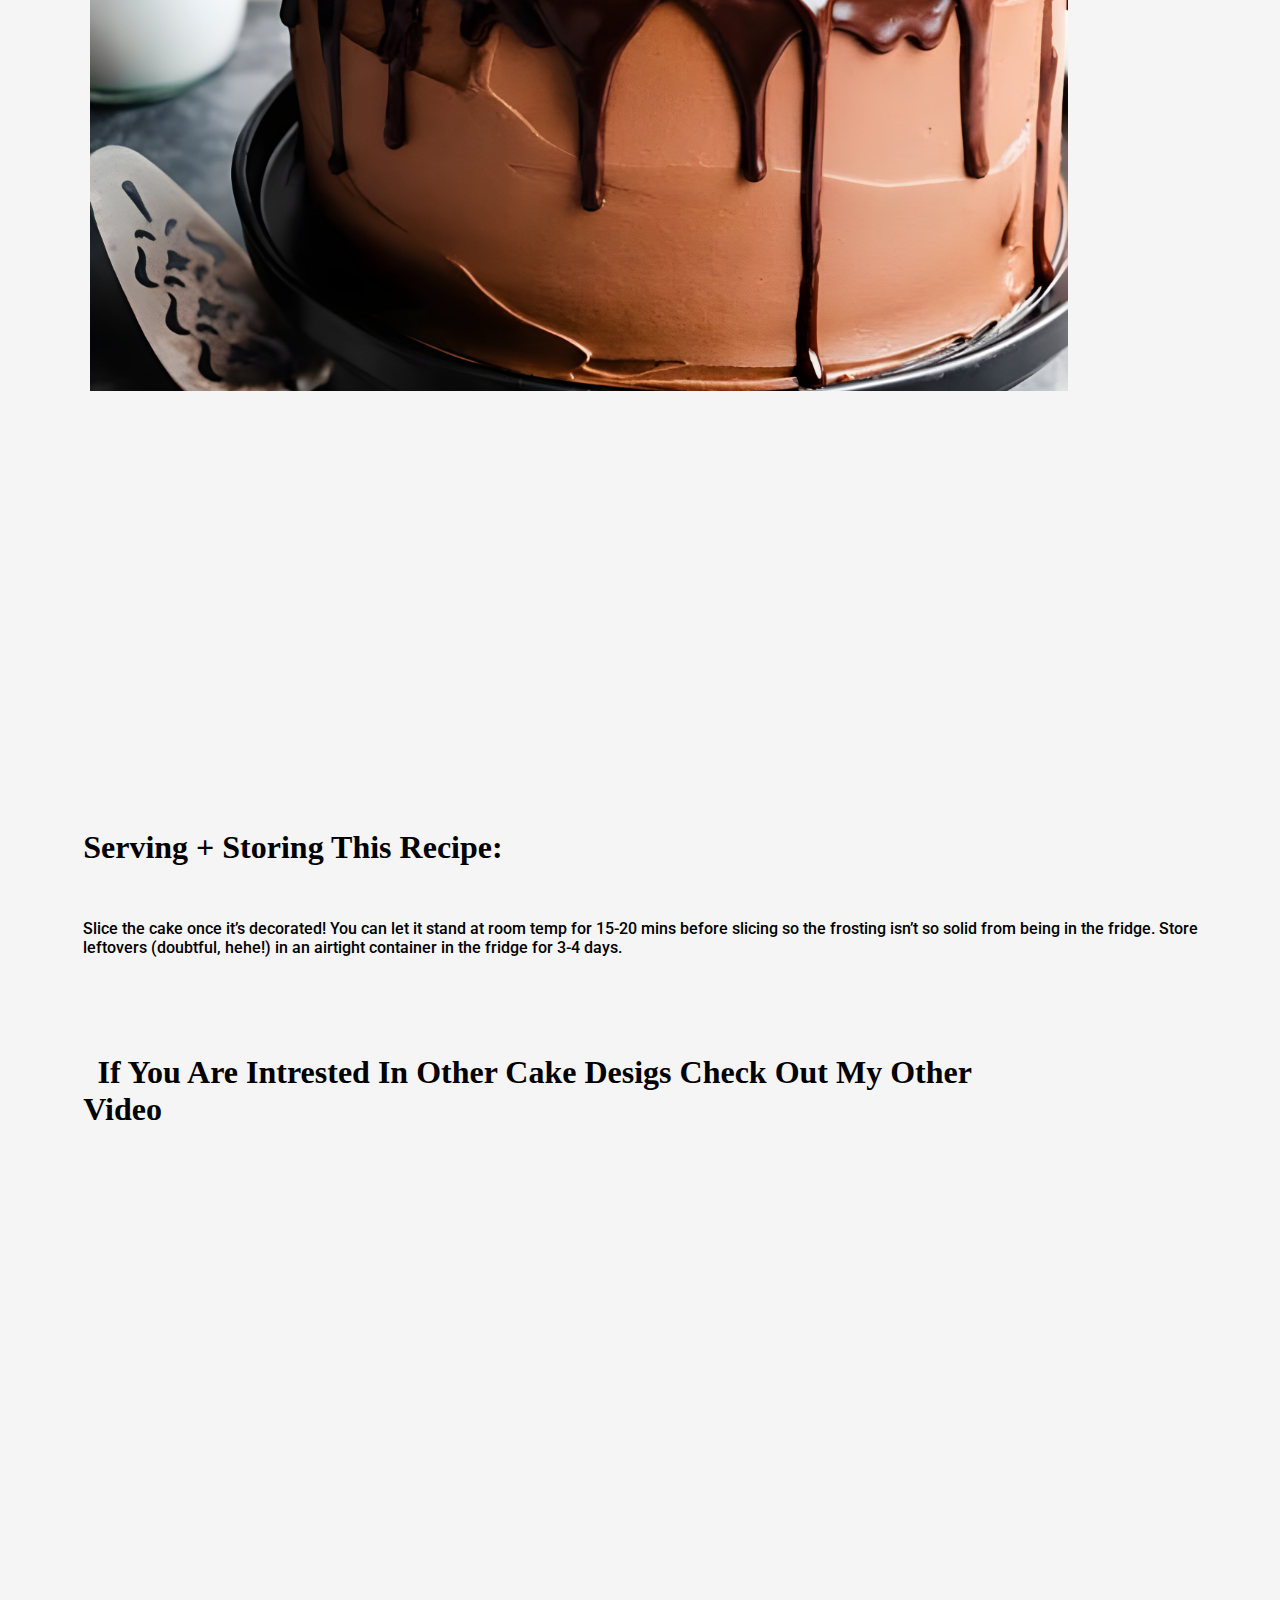
<file: recipebox1/box1.html>
<!DOCTYPE html>
<html lang="en">
<head>
  <meta charset="UTF-8">
  <meta name="viewport" content="width=device-width, initial-scale=1.0">
  <title>Daily Dream Enterprice</title>
  <link rel="stylesheet" href="box1.css">
  <link rel="shortcut icon" href="/images/logo-removebg-preview.png" type="image/x-icon">
  <link rel="preconnect" href="https://fonts.googleapis.com">
  <link rel="preconnect" href="https://fonts.gstatic.com" crossorigin>
  <link href="https://fonts.googleapis.com/css2?family=Jersey+15&family=Lobster&family=Tangerine:wght@400;700&display=swap" rel="stylesheet">  
  <link href="https://fonts.googleapis.com/css2?family=Jersey+15&family=Lobster&family=Satisfy&family=Tangerine:wght@400;700&display=swap" rel="stylesheet">
  <link rel="stylesheet" href="https://cdnjs.cloudflare.com/ajax/libs/font-awesome/6.5.2/css/all.min.css">
  <link href="https://fonts.googleapis.com/css2?family=Nosifer&display=swap" rel="stylesheet">
  <link rel="stylesheet" href="https://cdnjs.cloudflare.com/ajax/libs/font-awesome/6.5.2/css/all.css">
  <link rel="preconnect" href="https://fonts.googleapis.com">
  <link href="https://fonts.googleapis.com/css2?family=Vast+Shadow&display=swap" rel="stylesheet">
  <link href="https://fonts.googleapis.com/css2?family=Audiowide&family=Jersey+25&display=swap" rel="stylesheet">
  <link href="https://fonts.googleapis.com/css2?family=Poetsen+One&display=swap" rel="stylesheet">
  <link href="https://fonts.googleapis.com/css2?family=Roboto:ital,wght@0,100;0,300;0,400;0,500;0,700;0,900;1,100;1,300;1,400;1,500;1,700;1,900&display=swap" rel="stylesheet">
</head>
<body>
    <div class=info><h1 class="in"><b>CHOCOLATE TRUFFLE CAKE WITH MILK & CHOCOLATE BUTTERCREAM</b></h1></div>
  <section>
    <div class="pay"><h1>RECIPE<h1></div><br><br><hr>
  </section>
  <section>
    <div class="exa1"></div>
    <div class="exa2"></div>
    <div class="exa3"></div>
    <div class="exa4"></div>
    <div class="exa5"></div>
    <div class="exa6"></div>
    <div class="exa7"></div>
    <div class="exa8"></div>
    <div class="exa9"></div>
  </section>
  <section> 
    <p class="p2">This cake is truly a decadent dessert, perfect for a special occasion, like Christmas, Thanksgiving, Valentine’s Day, or a birthday party. There are a few components at play here, but don’t be intimidated. I’ll walk you through each and every step in the blog post, with lots of tips & step-by-step photos. If you’re pinched for time, see my recipe variations at the bottom of the blog post for some time savers. But, this beauty is truly worth the time and effort! Let’s dive in.</p>
    <p class="p1"><strong>Chocolate Truffle Cake</strong> is a decadent chocolate dream! Layers of ultra moist, rich chocolate cake are slathered in milk chocolate buttercream and topped with a luscious chocolate ganache drip. Homemade chocolate truffles on top take the whole cake right over the top! There’s no better cake for a celebration than this beauty.</p></div>  
    <p class="p3"><strong>Rich Chocolate Cake –</strong>This rich, one-bowl chocolate cake is the easiest and best chocolate cake you’ll ever make! No matter your baking skills, you can make this cake.<br><br><strong>Silky Milk Chocolate Frosting –</strong>I’ve never had a better chocolate frosting, and I’m sure you’ll feel the same. Melted milk chocolate is beaten into softened butter, with powdered sugar, a little cocoa, and cream cheese for the silkiest, most chocolatey frosting. It tastes like chocolate truffle filling!<br><br><strong>Chocolate Ganache Drip –</strong> Chocolate truffles are made with chocolate ganache, so adding a ganache drip to this cake gives it the full effect!<br><br><strong>Chocolate Truffles –</strong> Naturally, I had to top off this chocolate truffle cake with actual chocolate truffles! They’re easier to make than you might think, and take just two ingredients plus cocoa, chocolate, or nuts for dipping. They pack a big wow factor!</p>
    <p class="p4"><i>As always, the full recipe with measurements & directions can be found at the bottom of this post.</i></p>
    <p class="p5"><strong>Butter –</strong> I always use salted buter for the best flavor, but feel free to use unsalted butter if you prefer. We’re using this instead of vegetable oil in this cake to add extra richness!<br><br><strong>Sour Cream – </strong>Use full fat sour cream at room temperature for best results.<br><br><strong>Cake Flour–</strong> Cake flour produces a more tender crumb in a cake and I highly recommend using it! Spoon & level your flour for best results, or use a scale. Scooping the measuring cup directly in will lead to too much flour, giving you a dry cake. 1 cup of cake flour is 110 grams, whereas 1 cup of all-purpose flour is 130 grams.<br><br><strong>Cocoa Powder –</strong>Use natural cocoa powder, not dutch process.<br><br><strong>Milk –</strong>I always use 2% milk for baking because it’s what we already buy.<br><br><strong>Cream Cheese –</strong>Use full fat, block-style cream cheese.<br><br><strong>Heavy Whipping Cream –</strong>Also called heavy cream, this must be used for the chocolate truffles – there’s not something you can substitute for it.</p>
    <p class="p6"><strong>Dairy-free –</strong> Use your favorite, trusted dairy-free products to make this recipe dairy-free.<br><br>
      <strong>Gluten-free –</strong> I have not tested a gluten-free version of this cake. Let me know if you do!<br><br>
      <strong>Sour Cream –</strong> You can use full fat greek yogurt, at room temperature, in place of the sour cream.<br><br>
      <strong>Cake Flour Substitute –</strong> Make your own cake flour by spooning & leveling 1 cup of flour into a measuring cup, using a flat edge to level it off. Add to a mixing bowl, then remove two tablespoons (scoop & level them off). Add two tablespoons of corn starch, then sift this mixture twice. This is important to evenly mix the ingredients and to give the same light texture as cake flour.</p>
    <p class="p7"><strong>Step 1: Make the Cake Batter.</strong> Whisk together the dry ingredients, then mix in the wet ingredients until just combined. It’s the easiest chocolate cake recipe you’ll ever make!</p>
    <p class="p8"><strong>Step 2: Bake the Cake Layers.</strong> Divide the batter between greased and parchment paper-lined cake pans. Bake as directed in the recipe card below. Cool in the pans on wire racks for 10 minutes before inverting layers to cool completely.</p>
    <p class="p9"><strong>Step 3: Make the Frosting.</strong> In a large mixing bowl, melt the milk chocolate. Beat that with softened butter, then beat in powdered sugar, a splash of milk, vanilla, a pinch of salt, and finally some cream cheese. This is the most luscious frosting!</p>
    <p class="p10"><strong>Step 4: Frost the Cake.</strong> Spread a layer of frosting over the first cake layer, then add the second layer of cake. Pop in the fridge to chill for 10 minutes or so, to ensure nothing slides around while you’re working with the cake. Repeat with the second cake layer, then add the third layer upside down for a perfectly flat top. Frost the outside of the cake with the remaining frosting. Let chill in the fridge for at least 30 minutes, or up to overnight.</p>
    <p class="p11"><strong>Step 5: Make Chocolate Truffles.</strong> The base of this recipe is simple – pour simmering heavy cream over chopped semi-sweet chocolate in a heatproof bowl, then stir until completely smooth. Chill this in the fridge until it’s solid, then scoop into balls. Chill them again and then roll the truffles in cocoa powder, chopped nuts, or dip them in chocolate. These can be made 2-3 days ahead! </p>
    <p class="p12"><strong>Step 6: Finish Decorating the Cake.</strong> Once the frosting has set, add your chocolate drip. This is made in the same way we made the truffles – simmering heavy cream is poured over chopped chocolate. See more tips on a chocolate drip in “Expert Tips” below. Place the chocolate truffles on your cake and you are ready to eat!</p>
    <p class="p13">Slice the cake once it’s decorated! You can let it stand at room temp for 15-20 mins before slicing so the frosting isn’t so solid from being in the fridge. Store leftovers (doubtful, hehe!) in an airtight container in the fridge for 3-4 days.</p>
  </section>
  <section>
    <h1 class="why">Why You’ll Love This Decadent Chocolate Truffle Cake:<hr></h1>
    <h1 class="why2">Ingredient Overview:<br><hr></h1>
    <h1 class="why3">Ingredient Substitutions:<br><hr></h1>
    <h1 class="why4">How to Make this Chocolate Truffle Cake Recipe Step-by-Step:<br><hr></h1>
    <h1 class="why5">Serving + Storing This Recipe:</h1>
    <h1 class="why6"><b>If You Are Intrested In Other Cake Desigs Check Out My Other Video</b></h1>
  </section>
    <iframe class="video" width="829" height="466" src="https://www.youtube.com/embed/fZlVxtsgfRs" title="If you are a chocolate lover, don&#39;t miss this Chocolate Truffle Cake | No Eggs | No Alcohol" frameborder="0" allow="accelerometer; autoplay; clipboard-write; encrypted-media; gyroscope; picture-in-picture; web-share" referrerpolicy="strict-origin-when-cross-origin" allowfullscreen></iframe></div>


<script src="./script.js"></script>
</body>
</html>
</file>
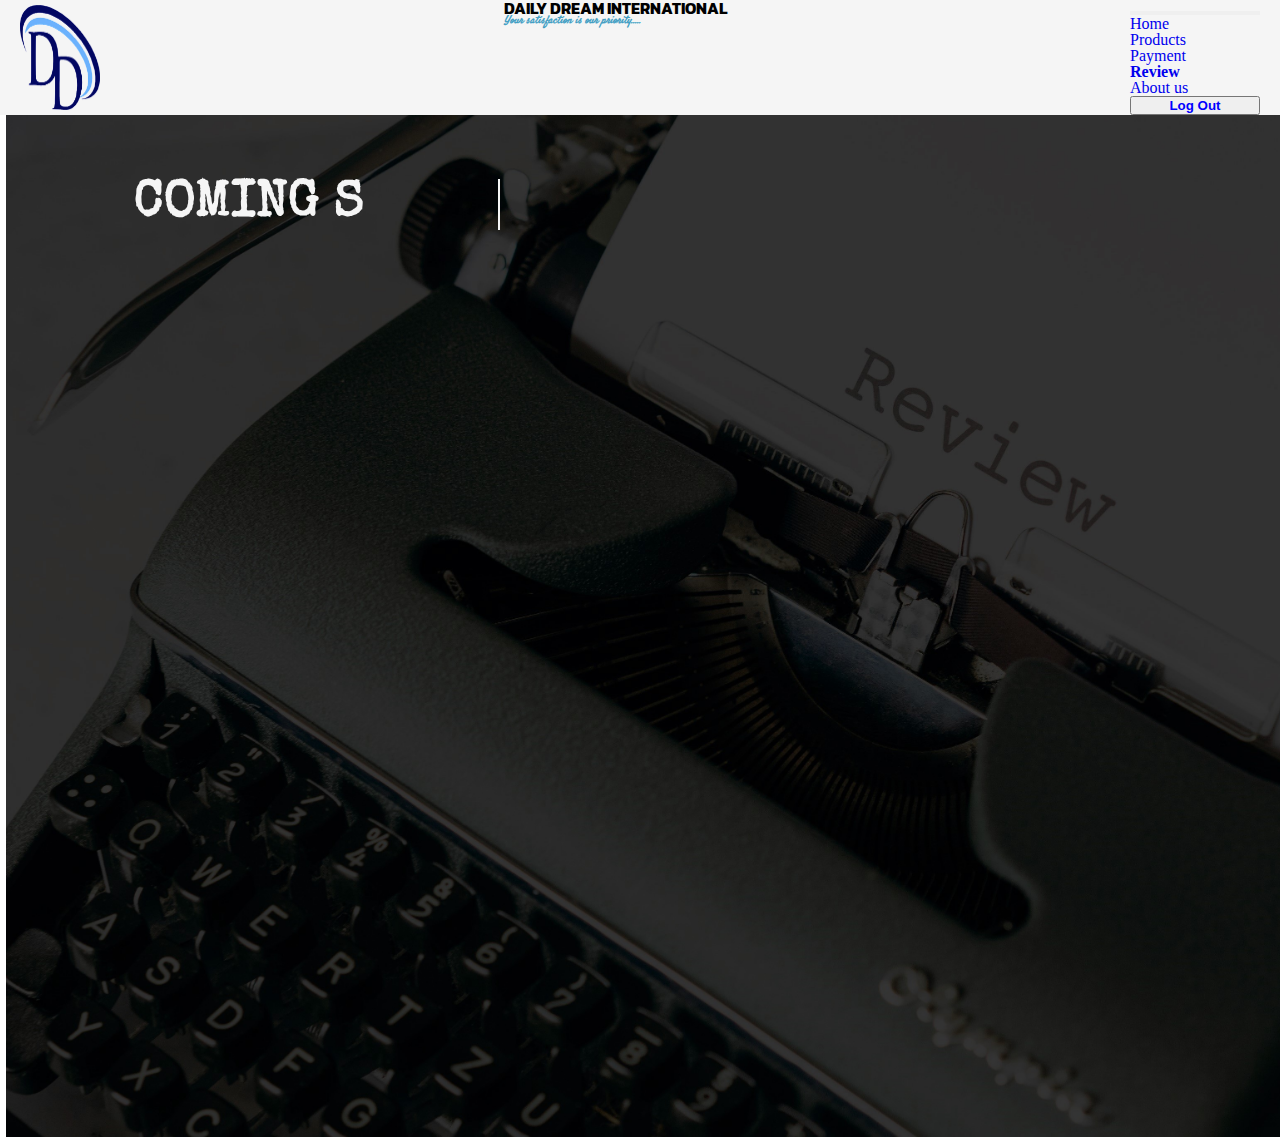
<file: review/review.html>
<!DOCTYPE html>
<html lang="en">
<head>
  <meta charset="UTF-8">
  <meta name="viewport" content="width=device-width, initial-scale=1.0">
  <link rel="stylesheet" href="review.css">
  <link href="https://cdn.jsdelivr.net/npm/bootstrap@5.1.3/dist/css/bootstrap.min.css" rel="stylesheet" integrity="sha384-1BmE4kWBq78iYhFldvKuhfTAU6auU8tT94WrHftjDbrCEXSU1oBoqyl2QvZ6jIW3" crossorigin="anonymous">
  <title>Daily Dream Enterprice</title>
</head>
<body>
   <!-- navbar -->
   <div class="navbar">
      <div class="container flex">
        <img class="logo" src="/images/logo-removebg-preview.png" alt="" width="80px">
        <span>
          <h4 class="name">DAILY DREAM INTERNATIONAL</h>
          <h6 class="moto"><b>Your satisfaction is our priority.....</b></h6>
        </span>
         <nav class="navbar navbar-expand-lg navbar-light bg-light">
            <div class="container-fluid">
              <button class="navbar-toggler" type="button" data-bs-toggle="collapse" data-bs-target="#navbarNav" aria-controls="navbarNav" aria-expanded="false" aria-label="Toggle navigation">
                <span class="navbar-toggler-icon"></span>
              </button>
              <div class="collapse navbar-collapse" id="navbarNav">
                <ul class="navbar-nav">
                  <li class="nav-item">
                    <a class="nav-link" href="/home/home.html">Home</a>
                  </li>
                  <li class="nav-item">
                    <a class="nav-link" href="/product/product.html">Products</a>
                  </li>
                  <li class="nav-item">
                    <a class="nav-link" href="/payment/payment.html">Payment</a>
                  </li>
                  <li class="nav-item">
                     <a class="nav-link active" aria-current="page" href="/review/review.html"><b>Review</b></a>
                  </li>
                  <li class="nav-item">
                    <a class="nav-link" href="/About us/aboutus.html">About us</a>
                  </li>
                  <li class="nav-item">
                    <a class="nav-link1" href="/index.html"><button><p class="log"><b>Log Out</b></p></button></a>
                  </li>
                </ul>
              </div>
            </div>
          </nav>
      </div>
   </div>
   <img src="/back/review.jpg" alt="" class="bgr">
   <h1 class="com"></h1>

<script src="/review/review.js"></script>   
<script src="https://cdn.jsdelivr.net/npm/bootstrap@5.1.3/dist/js/bootstrap.bundle.min.js" integrity="sha384-ka7Sk0Gln4gmtz2MlQnikT1wXgYsOg+OMhuP+IlRH9sENBO0LRn5q+8nbTov4+1p" crossorigin="anonymous"></script>    
</body>
</html>
</file>
<file: About us/aboutus.css>
@import url('https://fonts.googleapis.com/css2?family=Rubik:ital,wght@0,300..900;1,300..900&family=Satisfy&display=swap');
@import url('https://fonts.googleapis.com/css2?family=Kanit:ital,wght@0,100;0,200;0,300;0,400;0,500;0,600;0,700;0,800;0,900;1,100;1,200;1,300;1,400;1,500;1,600;1,700;1,800;1,900&display=swap');

*{
   padding: 0%;
   margin: 0%;
   box-sizing: border-box;
}
.navbar{
   line-height: 1;
   background-color: whitesmoke; 
}
.nav-link:hover{
   border-bottom: 2px black solid;
}
ul{
   list-style: none;
}
a{
   text-decoration: none;
}
.logo{
   margin: 5px 0px;
}
.name{
   font-family: "kanit";
   
}
.moto{
   color: rgb(67, 159, 196);
   font-family: "Satisfy";
   font-style: italic;
}
.container{
   max-width: 1300px;
   margin: 0 auto;
   padding: 0 20px;
}
.flex{
   display: flex;
   justify-content: space-between;
}
.bga{
   width: 100%;
}
.log{
   color: blue;
   text-align: center;
}
button{
   height: 85%;
   width: 130px;
   animation: fadeIn 1s ease;
}
button:hover{
   border: 3px solid blue;
}
.nav-link1:hover{
   border-bottom: none;
   
}
</file>
<file: home/home.css>
@import url('https://fonts.googleapis.com/css2?family=Rubik:ital,wght@0,300..900;1,300..900&family=Satisfy&display=swap');
@import url('https://fonts.googleapis.com/css2?family=Kanit:ital,wght@0,100;0,200;0,300;0,400;0,500;0,600;0,700;0,800;0,900;1,100;1,200;1,300;1,400;1,500;1,600;1,700;1,800;1,900&display=swap');
*{
   padding: 0%;
   margin: 0%;
   box-sizing: border-box;
}
.navbar{
   line-height: 1;
   background-color: whitesmoke; 
}
.nav-link:hover{
   border-bottom: 2px black solid;
}
ul{
   list-style: none;
}
a{
   text-decoration: none;
}
.logo{
   margin: 5px 0px;
}
.name{
   font-family: "kanit";
   
}
.moto{
   color: rgb(67, 159, 196);
   font-family: "Satisfy";
   font-style: italic;
}
.container{
   max-width: 1100px;
   margin: 0 auto;
   padding: 0 20px;
}
.flex{
   display: flex;
   justify-content: space-between;
}
.hbg{
   position: relative;
}
.log{
   color: blue;
   text-align: center;
}
button{
   height: 85%;
   width: 130px;
   animation: fadeIn 1s ease;
}
button:hover{
   border: 3px solid blue;
}
.nav-link1:hover{
   border-bottom: none;
   
}

:root {
	--fg: #17181c;
	--shade1: #727274;
	--shade2: #cccdd1;
	--shade3: #f3f4f8;
	--shade4: #ffffff;
	--dur1: 1s;
	--dur2: 6s;
   font-size: 100%;
}
main {
	background-image: linear-gradient(145deg,var(--shade3),var(--shade2));
	color: var(--fg);
	display: flex;
	font: 1em/1.5 Hind, sans-serif;
	flex-direction: column;
   align-items: center;
	height: 100vh;
}
.preloader {
	animation: largePopOut var(--dur1) linear;
	border-radius: 50%;
	box-shadow:
		0.15em 0.15em 0.15em var(--shade4) inset,
		-0.15em -0.15em 0.15em var(--shade1) inset,
		1em 1em 2em var(--shade1), 
		-1em -1em 2em var(--shade4);
	margin-bottom: 3em;
	position: relative;
	width: 12em;
	height: 12em;
}
.preloader__square {
	animation: smallPopOut1 var(--dur1) linear, popInOut var(--dur2) var(--dur1) linear infinite;
	border-radius: 0.5em;
	box-shadow:
		0.15em 0.15em 0.15em var(--shade4) inset,
		-0.15em -0.15em 0.15em var(--shade1) inset,
		0.25em 0.25em 0.5em var(--shade1),
		-0.25em -0.25em 0.5em var(--shade4);
	position: absolute;
	top: 2.5em;
	left: 2.5em;
	width: 3em;
	height: 3em;
}
.preloader__square:nth-child(n + 2):nth-child(-n + 3) {
	left: 6.5em;
}
.preloader__square:nth-child(n + 3) {
	top: 6.5em;
}
.preloader__square:nth-child(2) {
	animation: smallPopOut2 var(--dur1) linear, move2 var(--dur2) var(--dur1) linear infinite;
}
.preloader__square:nth-child(3) {
	animation: smallPopOut3 var(--dur1) linear, move3 var(--dur2) var(--dur1) linear infinite;
}
.preloader__square:nth-child(4) {
	animation: smallPopOut4 var(--dur1) linear, move4 var(--dur2) var(--dur1) linear infinite;
}
.status {
	animation: fadeIn var(--dur1) linear forwards;
	text-align: center;
}
.status__dot {
	animation: appear1 var(--dur1) var(--dur1) steps(1,start) infinite;
	display: inline-block;
}
.status__dot:nth-child(2) {
	animation: appear2 var(--dur1) var(--dur1) steps(1,start) infinite;
}
.status__dot:nth-child(3) {
	animation: appear3 var(--dur1) var(--dur1) steps(1,start) infinite;
}


/* Animations */
@keyframes largePopOut {
	from, 20% {
		box-shadow:
			0 0 0 var(--shade4) inset,
			0 0 0 var(--shade1) inset,
			0 0 0 var(--shade1), 
			0 0 0 var(--shade4);
	}
	40% {
		box-shadow:
			0.15em 0.15em 0.15em var(--shade4) inset,
			-0.15em -0.15em 0.15em var(--shade1) inset,
			2em 2em 2em var(--shade1), 
			-2em -2em 4em var(--shade4);
	}
	60%, to {
		box-shadow:
			0.15em 0.15em 0.15em var(--shade4) inset,
			-0.15em -0.15em 0.15em var(--shade1) inset,
			1em 1em 2em var(--shade1), 
			-1em -1em 2em var(--shade4);
	}
}
@keyframes smallPopOut1 {
	from, 40% {
		box-shadow:
			0 0 0 var(--shade4) inset,
			0 0 0 var(--shade1) inset,
			0 0 0 var(--shade1), 
			0 0 0 var(--shade4);
	}
	60% {
		box-shadow:
			0.15em 0.15em 0.15em var(--shade4) inset,
			-0.15em -0.15em 0.15em var(--shade1) inset,
			0.5em 0.5em 0.5em var(--shade1),
			-0.5em -0.5em 1em var(--shade4);
	}
	80%, to {
		box-shadow:
			0.15em 0.15em 0.15em var(--shade4) inset,
			-0.15em -0.15em 0.15em var(--shade1) inset,
			0.25em 0.25em 0.5em var(--shade1),
			-0.25em -0.25em 0.5em var(--shade4);
	}
}

@keyframes smallPopOut2 {
	from, 45% {
		box-shadow:
			0 0 0 var(--shade4) inset,
			0 0 0 var(--shade1) inset,
			0 0 0 var(--shade1), 
			0 0 0 var(--shade4);
	}
	65% {
		box-shadow:
			0.15em 0.15em 0.15em var(--shade4) inset,
			-0.15em -0.15em 0.15em var(--shade1) inset,
			0.5em 0.5em 0.5em var(--shade1),
			-0.5em -0.5em 1em var(--shade4);
	}
	85%, to {
		box-shadow:
			0.15em 0.15em 0.15em var(--shade4) inset,
			-0.15em -0.15em 0.15em var(--shade1) inset,
			0.25em 0.25em 0.5em var(--shade1),
			-0.25em -0.25em 0.5em var(--shade4);
	}
}

@keyframes smallPopOut3 {
	from, 50% {
		box-shadow:
			0 0 0 var(--shade4) inset,
			0 0 0 var(--shade1) inset,
			0 0 0 var(--shade1), 
			0 0 0 var(--shade4);
	}
	70% {
		box-shadow:
			0.15em 0.15em 0.15em var(--shade4) inset,
			-0.15em -0.15em 0.15em var(--shade1) inset,
			0.5em 0.5em 0.5em var(--shade1),
			-0.5em -0.5em 1em var(--shade4);
	}
	90%, to {
		box-shadow:
			0.15em 0.15em 0.15em var(--shade4) inset,
			-0.15em -0.15em 0.15em var(--shade1) inset,
			0.25em 0.25em 0.5em var(--shade1),
			-0.25em -0.25em 0.5em var(--shade4);
	}
}

@keyframes smallPopOut4 {
	from, 55% {
		box-shadow:
			0 0 0 var(--shade4) inset,
			0 0 0 var(--shade1) inset,
			0 0 0 var(--shade1), 
			0 0 0 var(--shade4);
	}
	75% {
		box-shadow:
			0.15em 0.15em 0.15em var(--shade4) inset,
			-0.15em -0.15em 0.15em var(--shade1) inset,
			0.5em 0.5em 0.5em var(--shade1),
			-0.5em -0.5em 1em var(--shade4);
	}
	95%, to {
		box-shadow:
			0.15em 0.15em 0.15em var(--shade4) inset,
			-0.15em -0.15em 0.15em var(--shade1) inset,
			0.25em 0.25em 0.5em var(--shade1),
			-0.25em -0.25em 0.5em var(--shade4);
	}
}
@keyframes popInOut {
	from {
		box-shadow:
			0.15em 0.15em 0.15em var(--shade4) inset,
			-0.15em -0.15em 0.15em var(--shade1) inset,
			0.25em 0.25em 0.5em var(--shade1),
			-0.25em -0.25em 0.5em var(--shade4);
		transform: translate(0,0);
	}
	4% {
		box-shadow:
			0.15em 0.15em 0.15em var(--shade4) inset,
			-0.15em -0.15em 0.15em var(--shade1) inset,
			0.5em 0.5em 0.5em var(--shade1),
			-0.5em -0.5em 1em var(--shade4);
		transform: translate(0,0);
	}
	8% {
		box-shadow:
			0 0 0 var(--shade4) inset,
			0 0 0 var(--shade1) inset,
			0 0 0 var(--shade1),
			0 0 0 var(--shade4);
		transform: translate(0,0);
	}
	12%, 16% {
		box-shadow:
			0 0 0 var(--shade4) inset,
			0 0 0 var(--shade1) inset,
			0 0 0 var(--shade1),
			0 0 0 var(--shade4);
		transform: translate(4em,0);
	}
	20% {
		box-shadow:
			0.15em 0.15em 0.15em var(--shade4) inset,
			-0.15em -0.15em 0.15em var(--shade1) inset,
			0.5em 0.5em 0.5em var(--shade1),
			-0.5em -0.5em 1em var(--shade4);
		transform: translate(4em,0);
	}
	24%, 25% {
		box-shadow:
			0.15em 0.15em 0.15em var(--shade4) inset,
			-0.15em -0.15em 0.15em var(--shade1) inset,
			0.25em 0.25em 0.5em var(--shade1),
			-0.25em -0.25em 0.5em var(--shade4);
		transform: translate(4em,0);
	}
	29% {
		box-shadow:
			0.15em 0.15em 0.15em var(--shade4) inset,
			-0.15em -0.15em 0.15em var(--shade1) inset,
			0.5em 0.5em 0.5em var(--shade1),
			-0.5em -0.5em 1em var(--shade4);
		transform: translate(4em,0);
	}
	33% {
		box-shadow:
			0 0 0 var(--shade4) inset,
			0 0 0 var(--shade1) inset,
			0 0 0 var(--shade1),
			0 0 0 var(--shade4);
		transform: translate(4em,0);
	}
	37%, 41% {
		box-shadow:
			0 0 0 var(--shade4) inset,
			0 0 0 var(--shade1) inset,
			0 0 0 var(--shade1),
			0 0 0 var(--shade4);
		transform: translate(4em,4em);
	}
	45% {
		box-shadow:
			0.15em 0.15em 0.15em var(--shade4) inset,
			-0.15em -0.15em 0.15em var(--shade1) inset,
			0.5em 0.5em 0.5em var(--shade1),
			-0.5em -0.5em 1em var(--shade4);
		transform: translate(4em,4em);
	}
	49%, 50% {
		box-shadow:
			0.15em 0.15em 0.15em var(--shade4) inset,
			-0.15em -0.15em 0.15em var(--shade1) inset,
			0.25em 0.25em 0.5em var(--shade1),
			-0.25em -0.25em 0.5em var(--shade4);
		transform: translate(4em,4em);
	}
	54% {
		box-shadow:
			0.15em 0.15em 0.15em var(--shade4) inset,
			-0.15em -0.15em 0.15em var(--shade1) inset,
			0.5em 0.5em 0.5em var(--shade1),
			-0.5em -0.5em 1em var(--shade4);
		transform: translate(4em,4em);
	}
	58% {
		box-shadow:
			0 0 0 var(--shade4) inset,
			0 0 0 var(--shade1) inset,
			0 0 0 var(--shade1),
			0 0 0 var(--shade4);
		transform: translate(4em,4em);
	}
	62%, 66% {
		box-shadow:
			0 0 0 var(--shade4) inset,
			0 0 0 var(--shade1) inset,
			0 0 0 var(--shade1),
			0 0 0 var(--shade4);
		transform: translate(0,4em);
	}
	70% {
		box-shadow:
			0.15em 0.15em 0.15em var(--shade4) inset,
			-0.15em -0.15em 0.15em var(--shade1) inset,
			0.5em 0.5em 0.5em var(--shade1),
			-0.5em -0.5em 1em var(--shade4);
		transform: translate(0,4em);
	}
	74%, 75% {
		box-shadow:
			0.15em 0.15em 0.15em var(--shade4) inset,
			-0.15em -0.15em 0.15em var(--shade1) inset,
			0.25em 0.25em 0.5em var(--shade1),
			-0.25em -0.25em 0.5em var(--shade4);
		transform: translate(0,4em);
	}
	79% {
		box-shadow:
			0.15em 0.15em 0.15em var(--shade4) inset,
			-0.15em -0.15em 0.15em var(--shade1) inset,
			0.5em 0.5em 0.5em var(--shade1),
			-0.5em -0.5em 1em var(--shade4);
		transform: translate(0,4em);
	}
	83% {
		box-shadow:
			0 0 0 var(--shade4) inset,
			0 0 0 var(--shade1) inset,
			0 0 0 var(--shade1),
			0 0 0 var(--shade4);
		transform: translate(0,4em);
	}
	87%, 91% {
		box-shadow:
			0 0 0 var(--shade4) inset,
			0 0 0 var(--shade1) inset,
			0 0 0 var(--shade1),
			0 0 0 var(--shade4);
		transform: translate(0,0);
	}
	95% {
		box-shadow:
			0.15em 0.15em 0.15em var(--shade4) inset,
			-0.15em -0.15em 0.15em var(--shade1) inset,
			0.5em 0.5em 0.5em var(--shade1),
			-0.5em -0.5em 1em var(--shade4);
		transform: translate(0,0);
	}
	99%, to {
		box-shadow:
			0.15em 0.15em 0.15em var(--shade4) inset,
			-0.15em -0.15em 0.15em var(--shade1) inset,
			0.25em 0.25em 0.5em var(--shade1),
			-0.25em -0.25em 0.5em var(--shade4);
		transform: translate(0,0);
	}
}
@keyframes move2 {
	from, 8% {
		transform: translate(0,0);
		width: 3em;
		height: 3em;
	}
	12% {
		transform: translate(-4em,0);
		width: 7em;
		height: 3em;
	}
	16%, 83% {
		transform: translate(-4em,0);
		width: 3em;
		height: 3em;
	}
	87% {
		transform: translate(-4em,0);
		width: 3em;
		height: 7em;
	}
	91%, to {
		transform: translate(-4em,4em);
		width: 3em;
		height: 3em;
	}
}
@keyframes move3 {
	from, 33% {
		transform: translate(0,0);
		height: 3em;
	}
	37% {
		transform: translate(0,-4em);
		height: 7em;
	}
	41%, to {
		transform: translate(0,-4em);
		height: 3em;
	}
}
@keyframes move4 {
	from, 58% {
		transform: translate(0,0);
		width: 3em;
	}
	62% {
		transform: translate(0,0);
		width: 7em;
	}
	66%, to {
		transform: translate(4em,0);
		width: 3em;
	}
}
@keyframes fadeIn {
	from, 67% {
		opacity: 0;
	}
	83.3%, to {
		opacity: 1;
	}
}
@keyframes appear1 {
	from {
		visibility: hidden;
	}
	33%, to {
		visibility: visible;
	}
}
@keyframes appear2 {
	from, 33% {
		visibility: hidden;
	}
	67%, to {
		visibility: visible;
	}
}
@keyframes appear3 {
	from, 67% {
		visibility: hidden;
	}
	to {
		visibility: visible;
	}
}

/* Dark mode */
@media (prefers-color-scheme: dark) {
	:root {
		--fg: #e3e4e8;
		--shade1: #23252a;
		--shade2: #3e424c;
		--shade3: #4a4e5a;
		--shade4: #686e7e;
	}
}
</file>
<file: payment/payment.css>
@import url('https://fonts.googleapis.com/css2?family=Rubik:ital,wght@0,300..900;1,300..900&family=Satisfy&display=swap');
@import url('https://fonts.googleapis.com/css2?family=Kanit:ital,wght@0,100;0,200;0,300;0,400;0,500;0,600;0,700;0,800;0,900;1,100;1,200;1,300;1,400;1,500;1,600;1,700;1,800;1,900&display=swap');
*{
   padding: 0%;
   margin: 0%;
   box-sizing: border-box;
}
.navbar{
   line-height: 1;
   background-color: whitesmoke; 
}
.nav-link:hover{
   border-bottom: 2px black solid;
}
ul{
   list-style: none;
}
a{
   text-decoration: none;
}
.logo{
   margin: 5px 0px;
}
.name{
   font-family: "kanit";
}
.moto{
   color: rgb(67, 159, 196);
   font-family: "Satisfy";
   font-style: italic;
}
.container{
   max-width: 1300px;
   margin: 0 auto;
   padding: 0 20px;
}
.flex{
   display: flex;
   justify-content: space-between;
}
.bgp{
   width: 100%;
}
.log{
   color: blue;
   text-align: center;
}
button{
   height: 85%;
   width: 130px;
   animation: fadeIn 1s ease;
}
button:hover{
   border: 3px solid blue;
}
.nav-link1:hover{
   border-bottom: none;
   
}

.containerS {
   max-width: 400px;
   margin: 0 auto;
   padding: 20px;
   background-color: #f9f9f9;
   border-radius: 10px;
   box-shadow: 0 2px 4px rgba(0, 0, 0, 0.1);
}

.inputBox {
   margin-bottom: 20px;
}
.inputBox label {
   display: block;
   font-weight: bold;
   margin-bottom: 5px;
}
.inputBox input {
   width: 100%;
   padding: 10px;
   border: 1px solid #ccc;
   border-radius: 5px;
   font-size: 14px;
}

/* Style the submit button */
button[type="submit"] {
   background-color: #007bff;
   color: #fff;
   border: none;
   padding: 10px 20px;
   border-radius: 5px;
   cursor: pointer;
   font-size: 16px;
   transition: background-color 0.3s ease;
}
button[type="submit"]:hover {
   background-color: #0056b3;
}
</file>
<file: product/product.css>
@import url('https://fonts.googleapis.com/css2?family=Rubik:ital,wght@0,300..900;1,300..900&family=Satisfy&display=swap');
@import url('https://fonts.googleapis.com/css2?family=Kanit:ital,wght@0,100;0,200;0,300;0,400;0,500;0,600;0,700;0,800;0,900;1,100;1,200;1,300;1,400;1,500;1,600;1,700;1,800;1,900&display=swap');
*{
   padding: 0%;
   margin: 0%;
   box-sizing: border-box;
}

.navbar{
   line-height: 1;
   background-color: whitesmoke;
}

.nav-link:hover{
   border-bottom: 2px black solid;
}

ul{
   list-style: none;
}

.bg{
   width: 100%;
}

.logo{
   margin: 5px 0px;
}

.name{
   font-family: "Kanit";
}

.moto{
   color: rgb(67, 159, 196);
   font-family: "Satisfy";
   font-style: italic;
}

.container{
   max-width: 1300px;
   margin: 0 auto;
   padding: 0 20px;
}

h1.pro{
   background-color: whitesmoke;
   color: #170277;
   font-size:xx-large;
   border: 4px solid #170277;
   width: 100%;
   padding: 10px;
   font-family: "kanit";      
   text-align: center;
   border-radius: 20px;
   margin-bottom: 4%;
   }
   .log{
    color: blue;
    text-align: center;
 }
 button{
    height: 85%;
    width: 130px;
    animation: fadeIn 1s ease;
 }
 button:hover{
    border: 3px solid blue;
 }
 .nav-link1:hover{
    border-bottom: none;
    
 }
</file>
<file: recipebox1/box1.css>
*{
   padding: 0.5%;
   margin: 1%;
}
body{
   width: 100%;
   overflow-x: hidden;
   background-color: whitesmoke;  
}
.info{
   height: 250px;
   width: 250px;
   background-image: url(/images/cake\ 4.1.jpg);
   background-size: cover;
   border: solid black 3px;
   border-radius: 49%;
   position: absolute;
   transition: background-position 4s;
   left: 2%;
   top: 3%;
   background-position: 10%;
}
.info:hover{
   transform: scale(1.08);
   transition: ease-in-out 0.5s;
   border: solid sandybrown 5px;
   cursor: pointer;
   background-image: url(/images/brown.jpg);
   background-position: -250px;
}
.info:hover .in{
   visibility: visible;
   font-family: "lobster";
   color: snow;
   position: relative;
   top: 6%;
   
}
.in{
 position: relative;
 text-align: center;
 visibility: hidden;
}
.pay{
   position: absolute;
   left: 50%;
   color: rgb(250, 157, 75) ;
   font-size: xx-large;
   top: 5%;
   font-family: "Vast Shadow";
}
.p1{
   position: absolute;
   left: 30%;
   font-size: larger;
   font-family: "Poetsen One";   
}
.exa1{
   width: 950px;
   height: 950px;
   background: url(/images/cake\ 4.jpg);
   padding: 5%;
   position: absolute;
   background-position: 15%;
   left: 6%;
   top: 50%;
   background-size: cover;
}
.exa2{
   width: 800px;
   height: 800px;
   background: url(/images/cake\ 4.2.jpg);
   padding: 5%;
   position: absolute;
   background-position: 15%;
   left: 6%;
   top: 300%;
   background-size: cover;
}
.p2{
   position: absolute;
   left: 5%;
   top: 230%;
   font-size: larger;
   font-family: "Poetsen One";   
}
.p4{
   position: absolute;
   top: 465%;
   left: 5%;
   font-family: "Roboto";
   font-weight: 500;
}
.p5{
   position: absolute;
   top: 475%;
   left: 5%;
   font-family: "Roboto";
   font-weight: 500;
}  
.why{
   position: absolute;
   top: 255%;
   left: 5%;
}
.why2{
   position: absolute;
   top: 460%;
   left: 5%;
}
.p3{
   position: absolute;
   top: 265%;
   left: 5%;
   font-family: "Roboto";
   font-weight: 500;
}
.exa3{
   background: url(/images/image\ 4.3.jpg);
   background-size: cover;
   width: 700px;
   height: 700px;
   padding: 5%;
   position: absolute;
   top: 530%;
   left: 6%;
}
.why3{
   position: absolute;
   top: 675%;
   left: 5%;
}
.p6{
   position: absolute;
   top: 685%;
   left: 5%;
   font-family: "Roboto";
   font-weight: 500;
}
.why4{
   position: absolute;
   top: 735%;
   left: 5%;
}
.p7{
   position: absolute;
   top: 744%;
   left: 5%;
   font-family: "Roboto";
   font-weight: 500;
}
.exa4{
   background: url(/images/image\ 4.4.jpg);
   background-size: cover;
   background-position: center;
   width: 700px;
   height: 700px;
   padding: 5%;
   position: absolute;
   top: 760%;
   left: 6%;
}
.p8{
   position: absolute;
   top: 910%;
   left: 5%;
   font-family: "Roboto";
   font-weight: 500;
}
.exa5{
   background: url(/images/image\ 4.5.jpg);
   background-size: cover;
   background-position: center;
   width: 700px;
   height: 700px;
   padding: 5%;
   position: absolute;
   top: 920%;
   left: 6%;
}
.p9{
   position: absolute;
   top: 1065%;
   left: 5%;
   font-family: "Roboto";
   font-weight: 500;
}
.exa6{
   background: url(/images/image\ 4.6.jpg);
   background-size: cover;
   background-position: center;
   width: 700px;
   height: 700px;
   padding: 5%;
   position: absolute;
   top: 1075%;
   left: 6%;
}
.p10{
   position: absolute;
   top: 1220%;
   left: 5%; 
   font-family: "Roboto";
   font-weight: 500;
}
.exa7{
   background: url(/images/image\ 4.7.jpg);
   background-size: cover;
   background-position: center;
   width: 850px;
   height: 700px;
   padding: 5%;
   position: absolute;
   top: 1240%;
   left: 6%;
}
.p11{
   position: absolute;
   top: 1385%;
   left: 5%; 
   font-family: "Roboto";
   font-weight: 500;
}
.exa8{
   background: url(/images/image\ 4.8.jpg);
   background-size: cover;
   background-position: center;
   width: 850px;
   height: 700px;
   padding: 5%;
   position: absolute;
   top: 1400%;
   left: 6%;
}
.p12{
   position: absolute;
   top: 1540%;
   left: 5%; 
   font-family: "Roboto";
   font-weight: 500;
}
.exa9{
   background: url(/images/cake\ 4.1.jpg);
   background-size: cover;
   background-position: center;
   width: 850px;
   height: 700px;
   padding: 5%;
   position: absolute;
   top: 1550%;
   left: 6%;
}
.why5{
   position: absolute;
   top: 1690%;
   left: 5%;
   font-size: xx-large; 
}
.p13{
   position: absolute;
   top: 1700%;
   left: 5%;
   font-family: "Roboto";
   font-weight: 500;   
}
.video{
   position: absolute;
   top: 1730%;
   left: 5%;   
}
.why6{
   position: absolute;
   top: 1715%;
   left: 5%;
   font-size: xx-large; 
}
</file>
<file: review/review.css>
@import url('https://fonts.googleapis.com/css2?family=Rubik:ital,wght@0,300..900;1,300..900&family=Satisfy&display=swap');
@import url('https://fonts.googleapis.com/css2?family=Kanit:ital,wght@0,100;0,200;0,300;0,400;0,500;0,600;0,700;0,800;0,900;1,100;1,200;1,300;1,400;1,500;1,600;1,700;1,800;1,900&display=swap');
@import url('https://fonts.googleapis.com/css2?family=Special+Elite&display=swap');
*{
   padding: 0%;
   margin: 0%;
   box-sizing: border-box;
}
body{
   max-width: 100%;
}
.navbar{
   line-height: 1;
   background-color: whitesmoke; 
}
.nav-link:hover{
   border-bottom: 2px black solid;
}
ul{
   list-style: none;
}
a{
   text-decoration: none;
}
.logo{
   margin: 5px 0px;
}
.name{
   font-family: "kanit";
   
}
.moto{
   color: rgb(67, 159, 196);
   font-family: "Satisfy";
   font-style: italic;
}
.container{
   max-width: 1300px;
   margin: 0 auto;
   padding: 0 20px;
}
.flex{
   display: flex;
   justify-content: space-between;
}
.bgr{
   width: 130%;
   position: absolute;
   left: 0.5%;
}
.log{
   color: blue;
   text-align: center;
}
button{
   height: 85%;
   width: 130px;
   animation: fadeIn 1s ease;
}
button:hover{
   border: 3px solid blue;
}
.nav-link1:hover{
   border-bottom: none;
}
 
 h1.com {
   font-size: 320%;
   color: whitesmoke;
   position: relative;
   font-family: "Special Elite", system-ui;   
   margin-top: 5%;
   max-width: 500px;
   border-right: .05em solid;
   animation: caret 2s steps(1) infinite;
   text-align: center;
 }
 
 @keyframes caret {
   50% {
     border-color: transparent;
   }
 }
</file>
<file: style.css>
/* style.css */

/* Reset default styles */
* {
   margin: 0;
   padding: 0;
   box-sizing: border-box;
}

/* Center the login card */
.login-card {
   max-width: 300px;
   margin: 200px auto;
   padding: 20px;
   background-color: #f9f9f9;
   border-radius: 10px;
   box-shadow: 0 2px 4px rgba(0, 0, 0, 0.1);
   text-align: center;
   animation: fadeIn 1s ease;
}

/* Style input groups */
.input-group {
   margin-bottom: 20px;
}
.input-group label {
   display: block;
   font-weight: bold;
   margin-bottom: 5px;
   color: #333;
}
.input-group input {
   width: 100%;
   padding: 10px;
   border: 1px solid #ccc;
   border-radius: 5px;
   font-size: 14px;
   color: #333;
}

/* Style the login button */
button[type="submit"] {
   background-color: #007bff;
   color: #fff;
   border: none;
   padding: 10px 20px;
   border-radius: 5px;
   cursor: pointer;
   font-size: 16px;
   transition: background-color 0.4s ease;
   animation: fadeIn 1s ease;
}
button[type="submit"]:hover {
   background-color: #0056b3;
}

/* Style the sign-up link */
p a {
   color: #007bff;
   text-decoration: none;
}

/* Animation for fade-in effect */
@keyframes fadeIn {
   from {
       opacity: 0;
   }
   to {
       opacity: 2;
   }
}
</file>
